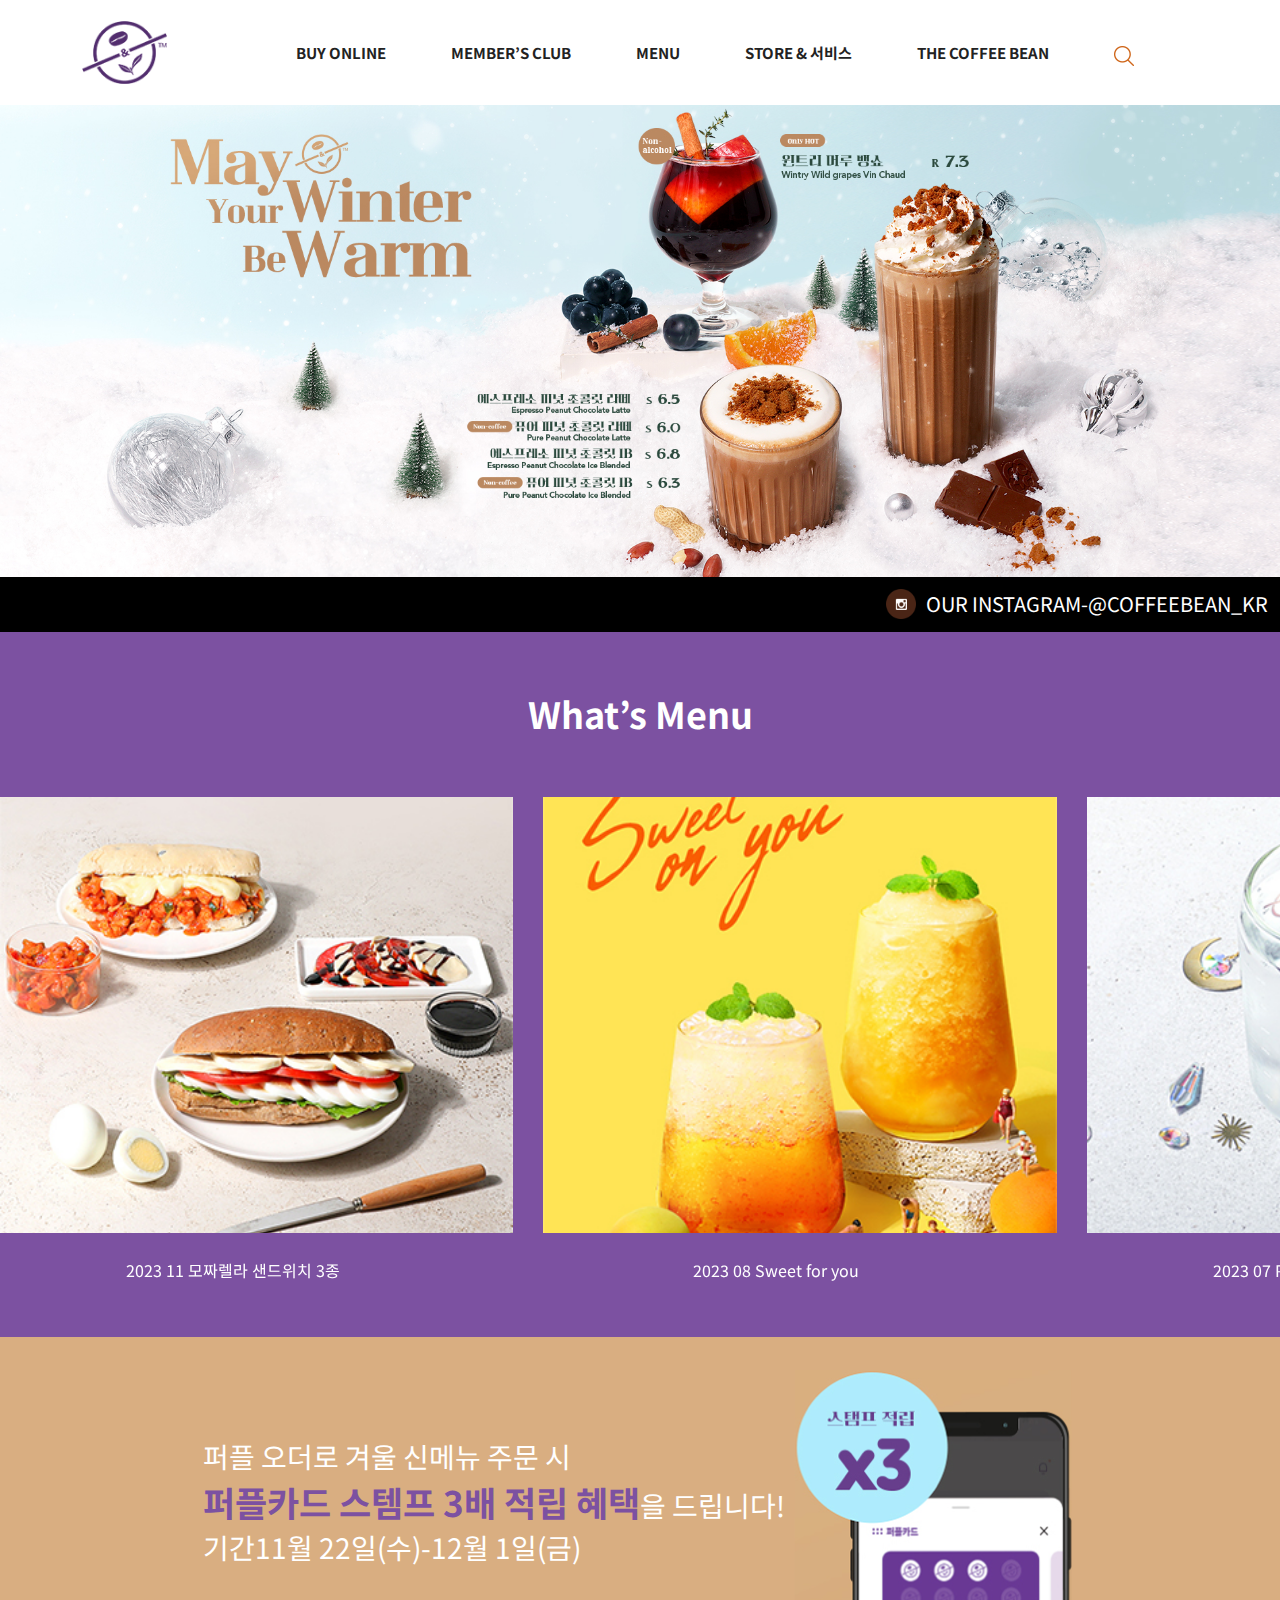
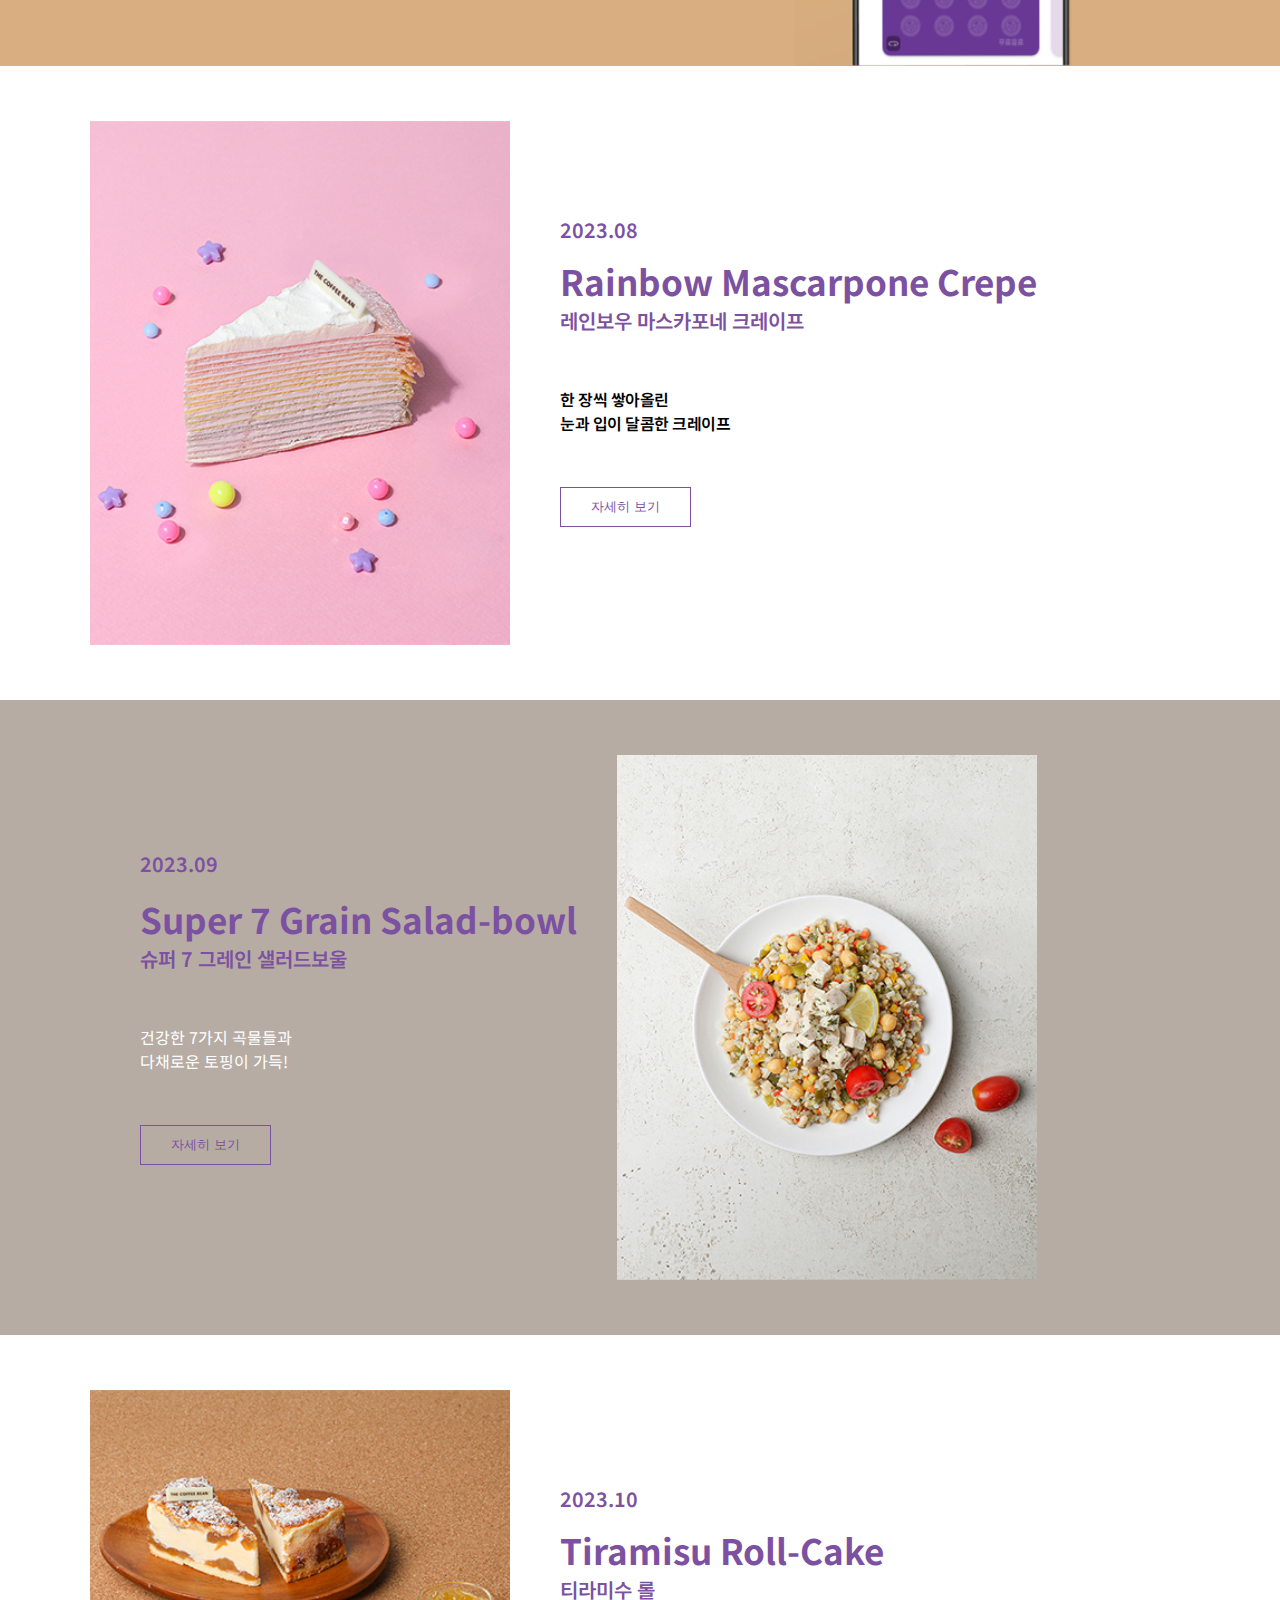
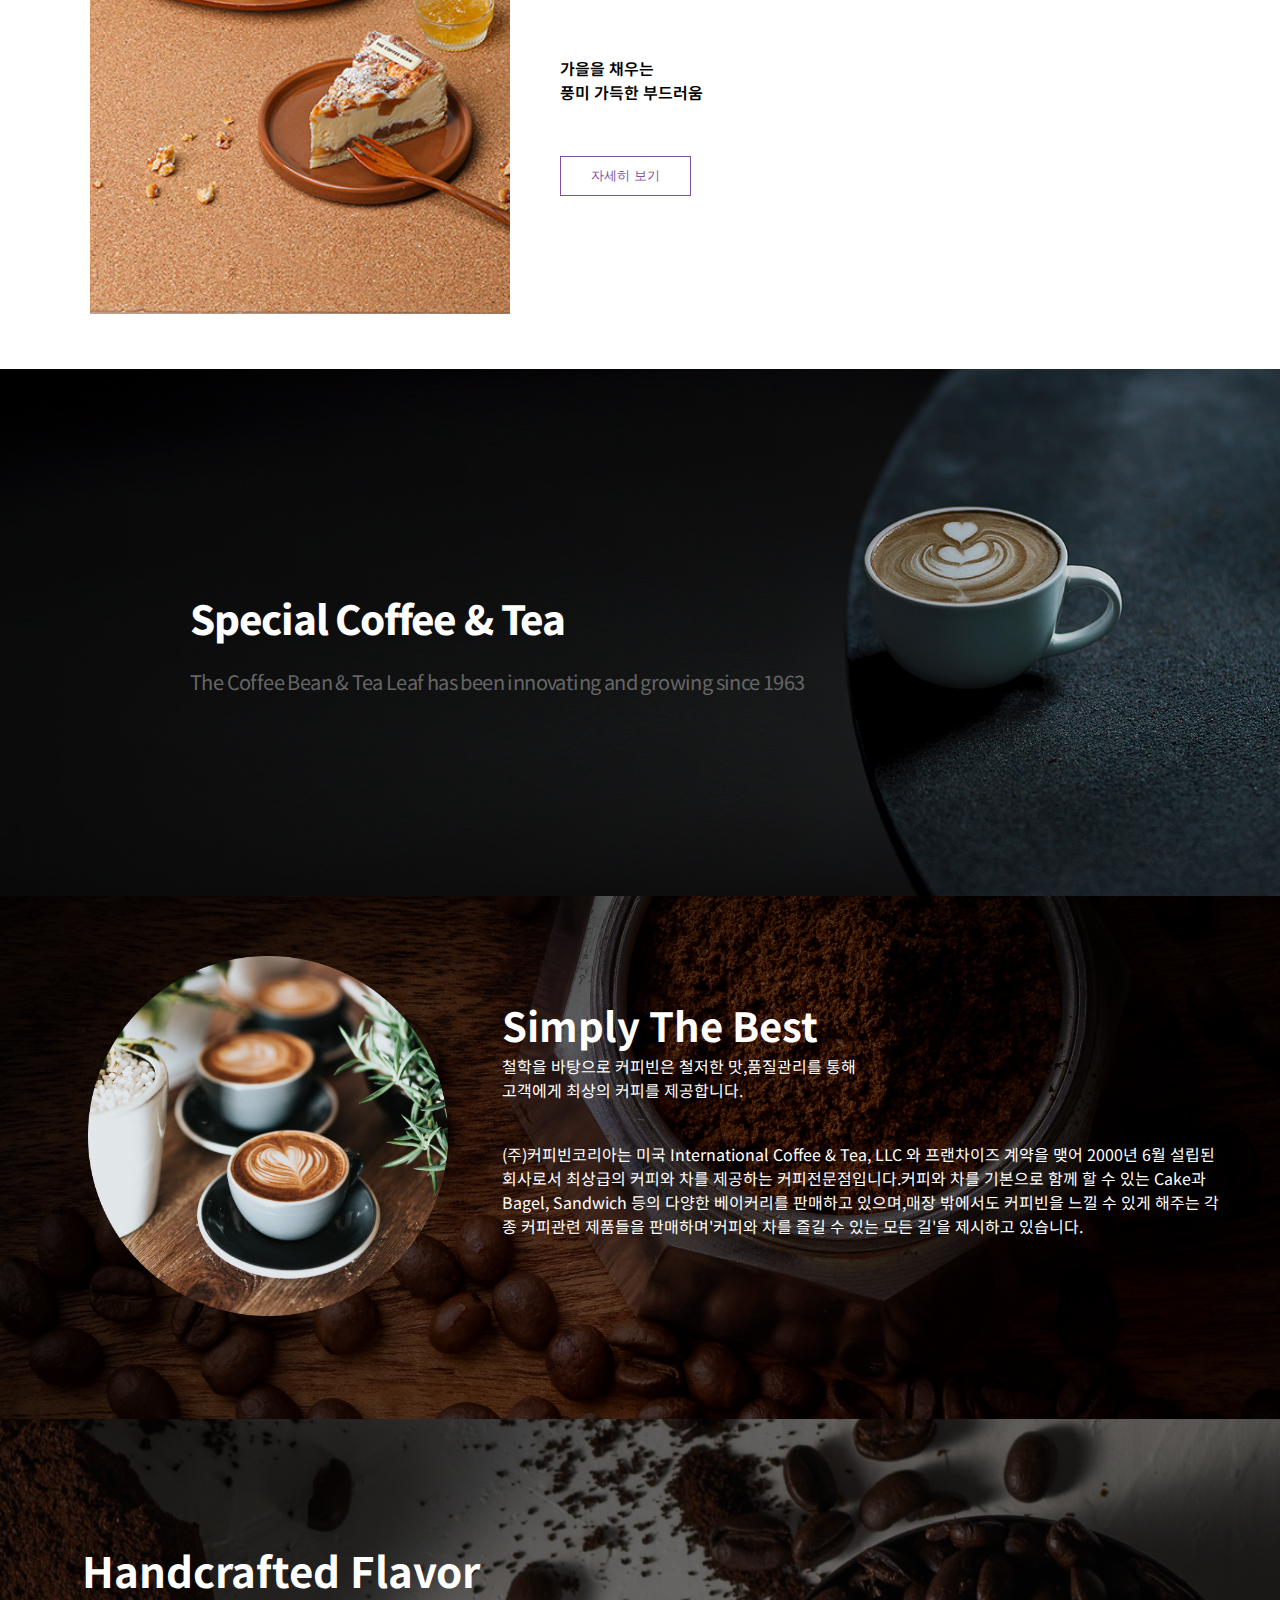
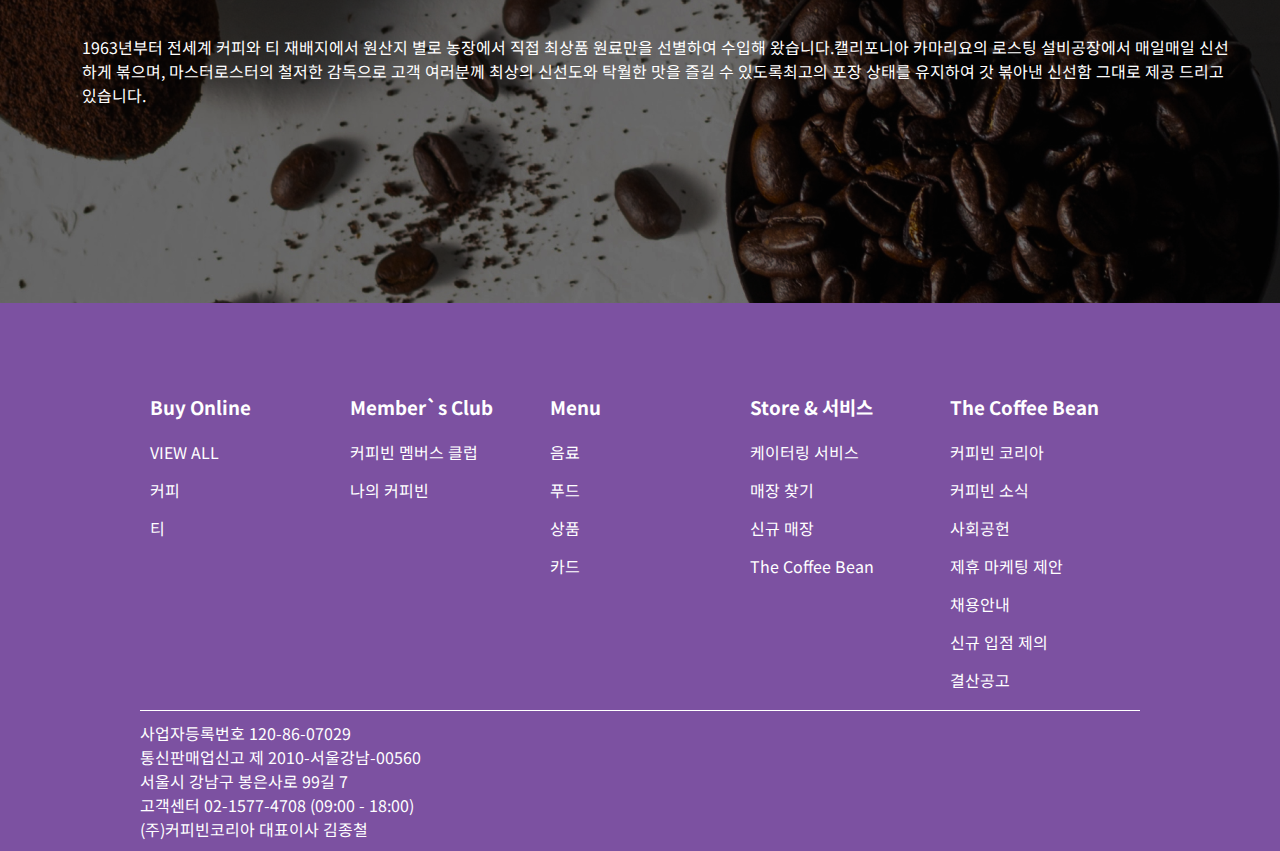
<file: index.html>
<!DOCTYPE html>
<html lang="en">
<head>
    <meta charset="UTF-8">
    <meta name="viewport" content="width=device-width, initial-scale=1.0">
    <title>커피빈 공식 웹사이트</title>
    <link rel="stylesheet" href="./css/reset.css">
    <link rel="stylesheet" href="./css/style.css">
    <link rel="stylesheet" href="https://unpkg.com/aos@next/dist/aos.css" /> 
    <link rel="stylesheet" href="https://cdn.jsdelivr.net/npm/swiper@11/swiper-bundle.min.css" />


    
    <script src="./js/jquery-1.12.4.js" defer></script>
    <script src="https://unpkg.com/aos@next/dist/aos.js"></script> 

    <script src="https://cdn.jsdelivr.net/npm/swiper@11/swiper-bundle.min.js"></script>

    <script src="./js/fullpage.js" defer></script>
    <script src="./js/script.js" defer></script>
</head>
<body>
    <div id="wrap">
        <div class="header">
            <h1 class="logo">
                <a href="index.html"><img src="./img/logo_93_69.png" alt=""></a></h1>
            <ul>
                <li class="buy"><a href="buy.html">BUY ONLINE</a></li>
                <li class="member"><a href="members.html">MEMBER’S CLUB</a></li>
                <li class="menu"><a href="menu.html">MENU</a></li>
                <li class="store"><a href="store.html">STORE & 서비스</a></li>
                <li class="the_coffee"><a href="about.html">THE COFFEE BEAN</a></li>
            </ul>
            <div class="search">
                <img src="./img/ico_search 1.png" alt="">
            </div>
         <!-- 모바일 -->
            <li>
                <a class="menu-btn-mobile">
                    <span></span><span></span><span></span>
                    </a>      
            </li>
        </div>
            
        
        <div class="menu-box-mobile">
            <ul>
                <li class="buy"><a href="buy.html">BUY ONLINE</a></li>
                <li class="member"><a href="members.html">MEMBER’S CLUB</a></li>
                <li class="menu"><a href="menu.html">MENU</a></li>
                <li class="store"><a href="store.html">STORE & 서비스</a></li>
                <li class="the_coffee"><a href="about.html">THE COFFEE BEAN</a></li>
            </ul>
            <div class="dimmed"></div>
        </div>

        <div class="banner">
        </div>
        <div class="insta_box">
            <div class="insta">
                <img src="./img/ico_instagram.png" class="btn" alt="">
            </div>
            <ul>
                <li><a href="https://www.instagram.com/coffeebean_kr/" target="_blank">OUR INSTAGRAM-@COFFEEBEAN_KR</a></li>
            </ul>
        </div>

        <div class="what_menu">
            <h2>What’s Menu</h2>
            <div class="swiper mySwiper">
                <div class="slide_wrap swiper-wrapper">
                    <div class="slide swiper-slide">
                        <img src="./img/1.jpg" alt="">
                        <p>2023 11 모짜렐라 샌드위치 3종</p>
                    </div>
                    <div class="slide swiper-slide">
                        <img src="./img/2.jpg" alt="">
                        <p>2023 08 Sweet for you</p>
                    </div>
                    <div class="slide swiper-slide">
                        <img src="./img/3.jpg" alt="">
                        <p>2023 07 Purple Season 2 MD </p>
                    </div>
                    <div class="slide swiper-slide">
                        <img src="./img/1.jpg" alt="">
                        <p>2023 11 모짜렐라 샌드위치 3종</p>
                    </div>
                    <div class="slide swiper-slide">
                        <img src="./img/2.jpg" alt="">
                        <p>2023 08 Sweet for you</p>
                    </div>
                    <div class="slide swiper-slide">
                        <img src="./img/3.jpg" alt="">
                        <p>2023 07 Purple Season 2 MD </p>
                    </div>

                </div> 
                <!-- <div class="swiper-button-next"></div>
                <div class="swiper-button-prev"></div> -->
               
            </div>
        </div>

        <div class="purple_order">
            <div class="po-txt">
                <div class="po-txt-inner1">
                    <p>퍼플 오더로 겨울 신메뉴 주문 시<br></p>
                    <div class="txt">
                        <h3>퍼플카드 스템프 3배 적립 혜택</h3><p>을 드립니다!</p>    
                    </div>
                </div>
                <div class="po-txt-inner2">
                    <p>기간</p>
                    <p>11월 22일(수)-12월 1일(금)</p>
                </div>    
            </div>
            <div class="po">
                <img src="./img/Rectangle 6.png" alt="">
            </div>
        </div>
        
        <!--1번째 box-->
        <div class="box_new1">
            <div class="box_wrap">
                <div class="image_area"><img src="./img/PC_B_391.jpg" alt=""></div>
                <div class="info_areas">
                    <div class="box-txt1">
                        <span>2023.08</span>
                        <h2>Rainbow Mascarpone Crepe</h2>
                        <p class="title">레인보우 마스카포네 크레이프</p>
                        <p class="desc">한 장씩 쌓아올린<br>
                            눈과 입이 달콤한 크레이프</p>
                        <button class="detail-btn">자세히 보기</button>
                    </div>
                </div>
            </div>
        </div>
        <!--//box-->

        <!-- 2번째 박스 -->
        <div class="box2_n">
            <div class="box_wrap">
                <div class="info_area">
                    <div class="box-txt2">
                        <span>2023.09</span>
                            <h2> Super 7 Grain Salad-bowl</h2>
                            </div>
                            <p class="title">슈퍼 7 그레인 샐러드보울</p>
                             <p>건강한 7가지 곡물들과<br>
                                다채로운 토핑이 가득!</p>
                            <button class="detail-btn">자세히 보기</button>
                        </div>
                        <div class="image_area"><img src="./img/PC_B_397.jpg" alt=""></div>
                    </div>
                </div>
             </div>
         </div>

         <!-- 2번째박스 모바일 -->
         <div class="box2_n_m">
            <div class="box_wrap">
                <div class="info_area">
                    <div class="image_area"><img src="./img/PC_B_397.jpg" alt=""></div>
                </div>
                    <div class="box-txt2">
                        <span>2023.09</span>
                            <h2> Super 7 Grain Salad-bowl</h2>
                            </div>
                            <p class="title">슈퍼 7 그레인 샐러드보울</p>
                             <p>건강한 7가지 곡물들과<br>
                                다채로운 토핑이 가득!</p>
                            <button class="detail-btn">자세히 보기</button>
                        </div>
                
                </div>
             </div>
         </div>


         <!-- 3번째 박스 -->
         
         <div class="box_new1">
            <div class="box_wrap">
                <div class="image_area"><img src="./img/PC_B_393.jpg" alt=""></div>
                <div class="info_areas">
                    <div class="box-txt1">
                        <span>2023.10</span>
                        <h2>Tiramisu Roll-Cake</h2>
                        <p class="title">티라미수 롤</p>
                        <p>가을을 채우는<br>풍미 가득한 부드러움</p>
                        <button class="detail-btn">자세히 보기</button>
                    </div>
                </div>
            </div>
        </div>


            <div class="banner2 bg_fullwidth">
                <div class="wrap">
                    <h3 class="banner_title">Special Coffee & Tea</h3>
                    <p class="banner_desc">The Coffee Bean & Tea Leaf has been innovating and growing since 1963</p>
                </div>
            </div>

            <div class="banner3">
                <div class="bannerco">
                    <div class="banner3_img"><img src="./img/Ellipse5.png" alt=""></div>
                    <div class="banner-txt1">
                        <div class="txt">
                            <h2>Simply The Best </h2>
                            <div class="txt2">철학을 바탕으로 커피빈은 철저한 맛,품질관리를 통해<br> 고객에게 최상의 커피를 제공합니다. </div>
                            <div class="txt1">
                                <p>(주)커피빈코리아는 미국 International Coffee & Tea, LLC 와 프랜차이즈 계약을 맺어 2000년 6월 설립된 회사로서 최상급의 커피와 차를 제공하는 커피전문점입니다.커피와 차를 기본으로 함께 할 수 있는 Cake과 Bagel, Sandwich 등의 다양한 베이커리를 판매하고 있으며,매장 밖에서도 커피빈을 느낄 수 있게 해주는 각종 커피관련 제품들을 판매하며'커피와 차를 즐길 수 있는 모든 길'을 제시하고 있습니다.</p>
                            </div>
                        </div>
                        <div class="dimmed"></div>
                    </div>
                </div>
            </div>

            <div class="banner4">
                <div class="banner4-box">
                    <div class="dimmed"> </div>
                    <div class="banner4-txt">
                        <h1>Handcrafted Flavor</h1>
                    </div>
                    <div class="banner4-txt2">
                        <p>1963년부터 전세계 커피와 티 재배지에서 원산지 별로 농장에서 직접 최상품 원료만을 선별하여 수입해 왔습니다.캘리포니아 카마리요의 로스팅 설비공장에서 매일매일 신선하게 볶으며, 마스터로스터의 철저한 감독으로 고객 여러분께 최상의 신선도와 탁월한 맛을 즐길 수 있도록최고의 포장 상태를 유지하여 갓 볶아낸 신선함 그대로 제공 드리고 있습니다.</p>
                    </div>
                </div>
            </div>
        </div>

        <footer>
            <div class="ff">
                <div class="f_in">
                    <h3>Buy Online</h3>
                    <ul>
                        <li>VIEW ALL</li>
                        <li>커피</li>
                        <li>티</li>
                    </ul>
                </div>
                <div class="f_in">
                    <h3>Member`s Club</h3>
                    <ul>
                        <li><a href="none"></a>커피빈 멤버스 클럽</li>
                        <li><a href="none"></a>나의 커피빈</li>
                    </ul>
                </div>
                <div class="f_in">
                    <h3>Menu</h3>
                    <ul>
                        <li><a href="#none"></a>음료</li>
                        <li><a href="#none"></a>푸드</li>
                        <li><a href="#none"></a>상품</li>
                        <li><a href="#none"></a>카드</li>
                    </ul>
                </div>
                <div class="f_in">
                    <h3>Store & 서비스</h3>
                    <ul>
                        <li><a href="#none"></a>케이터링 서비스 </li>
                        <li><a href="#none"></a>매장 찾기</li>
                        <li><a href="#none"></a>신규 매장</li>
                        <li><a href="#none"></a>The Coffee Bean</li>
                    </ul>
                </div>
                <div class="f_in">
                    <h3>The Coffee Bean</h3>
                    <ul>
                        <li><a href="#none"></a>커피빈 코리아</li>
                        <li><a href="#none"></a>커피빈 소식</li>
                        <li><a href="#none"></a>사회공헌</li>
                        <li><a href="#none"></a>제휴 마케팅 제안</li>
                        <li><a href="#none"></a>채용안내</li>
                        <li><a href="#none"></a>신규 입점 제의</li>
                        <li><a href="#none"></a>결산공고</li>
                    </ul>
                </div>
            </div>
            <div class="f_in2">
                <div class="f_dis">
                    <div class="f-box">
                        <p>사업자등록번호 120-86-07029</p>
                        <p> 통신판매업신고 제 2010-서울강남-00560</p>
                    </div>
                    <div class="f-box">
                        <p>서울시 강남구 봉은사로 99길 7</p>
                        <p>고객센터 02-1577-4708 (09:00 - 18:00)</p>
                    </div>
                    <div class="f-box">
                        <p>(주)커피빈코리아 대표이사 김종철</p>
                    </div>
                </div>
            </div>
        </footer>
    </div>
</body>
</html>

<script> 
    // 4.스크립트로 aos 실행시키기
    AOS.init(); 
</script>
</file>
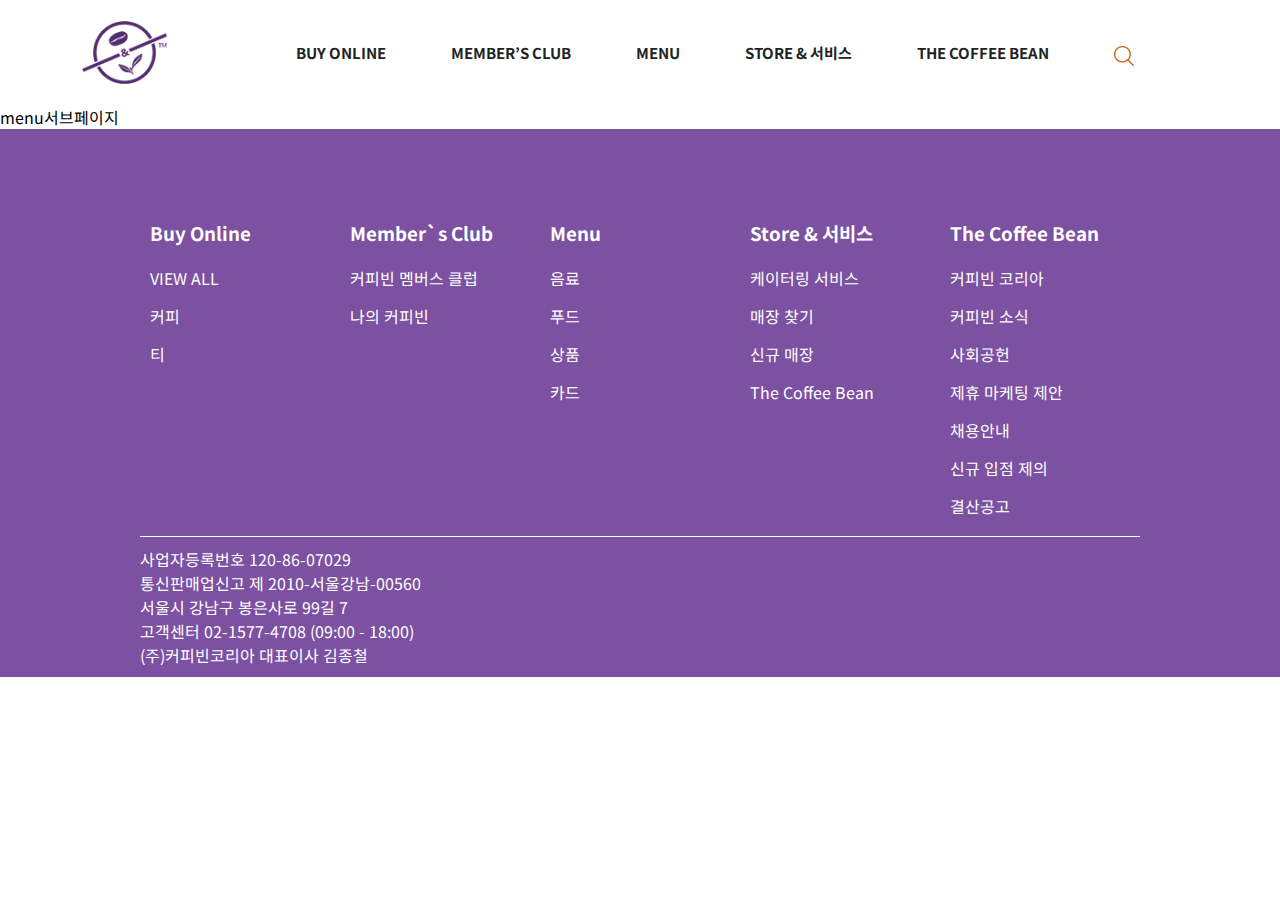
<file: about.html>
<!DOCTYPE html>
<html lang="en">
<head>
    <meta charset="UTF-8">
    <meta name="viewport" content="width=device-width, initial-scale=1.0">
    <title>커피빈 공식 웹사이트</title>
    <link rel="stylesheet" href="./css/reset.css">
    <link rel="stylesheet" href="./css/style.css">
    <link rel="stylesheet" href="https://unpkg.com/aos@next/dist/aos.css" /> 
    <link rel="stylesheet" href="https://cdn.jsdelivr.net/npm/swiper@11/swiper-bundle.min.css" />


    
    <script src="./js/jquery-1.12.4.js" defer></script>
    <script src="https://unpkg.com/aos@next/dist/aos.js"></script> 

    <script src="https://cdn.jsdelivr.net/npm/swiper@11/swiper-bundle.min.js"></script>

    <script src="./js/fullpage.js" defer></script>
    <script src="./js/script.js" defer></script>
</head>
<body>
    <div id="wrap">
        <div class="header">
            <h1 class="logo">
                <a href="index.html"><img src="./img/logo_93_69.png" alt=""></a></h1>
            <ul>
                <li class="buy"><a href="buy.html">BUY ONLINE</a></li>
                <li class="member"><a href="members.html">MEMBER’S CLUB</a></li>
                <li class="menu"><a href="menu.html">MENU</a></li>
                <li class="store"><a href="store.html">STORE & 서비스</a></li>
                <li class="the_coffee"><a href="about.html">THE COFFEE BEAN</a></li>
            </ul>
            <div class="search">
                <img src="./img/ico_search 1.png" alt="">
            </div>
         <!-- 모바일 -->
            <li>
                <a class="menu-btn-mobile">
                    <span></span><span></span><span></span>
                    </a>      
            </li>
        </div>
            
        
        <div class="menu-box-mobile">
            <ul>
                <li class="buy"><a href="buy.html">BUY ONLINE</a></li>
                <li class="member"><a href="members.html">MEMBER’S CLUB</a></li>
                <li class="menu"><a href="menu.html">MENU</a></li>
                <li class="store"><a href="store.html">STORE & 서비스</a></li>
                <li class="the_coffee"><a href="about.html">THE COFFEE BEAN</a></li>
            </ul>
            <div class="dimmed"></div>
        </div>

        
        <!--본문내용-->
        <div>
            menu서브페이지
        </div>
        <!--//본문내용-->

        <footer>
            <div class="ff">
                <div class="f_in">
                    <h3>Buy Online</h3>
                    <ul>
                        <li>VIEW ALL</li>
                        <li>커피</li>
                        <li>티</li>
                    </ul>
                </div>
                <div class="f_in">
                    <h3>Member`s Club</h3>
                    <ul>
                        <li><a href="none"></a>커피빈 멤버스 클럽</li>
                        <li><a href="none"></a>나의 커피빈</li>
                    </ul>
                </div>
                <div class="f_in">
                    <h3>Menu</h3>
                    <ul>
                        <li><a href="#none"></a>음료</li>
                        <li><a href="#none"></a>푸드</li>
                        <li><a href="#none"></a>상품</li>
                        <li><a href="#none"></a>카드</li>
                    </ul>
                </div>
                <div class="f_in">
                    <h3>Store & 서비스</h3>
                    <ul>
                        <li><a href="#none"></a>케이터링 서비스 </li>
                        <li><a href="#none"></a>매장 찾기</li>
                        <li><a href="#none"></a>신규 매장</li>
                        <li><a href="#none"></a>The Coffee Bean</li>
                    </ul>
                </div>
                <div class="f_in">
                    <h3>The Coffee Bean</h3>
                    <ul>
                        <li><a href="#none"></a>커피빈 코리아</li>
                        <li><a href="#none"></a>커피빈 소식</li>
                        <li><a href="#none"></a>사회공헌</li>
                        <li><a href="#none"></a>제휴 마케팅 제안</li>
                        <li><a href="#none"></a>채용안내</li>
                        <li><a href="#none"></a>신규 입점 제의</li>
                        <li><a href="#none"></a>결산공고</li>
                    </ul>
                </div>
            </div>
            <div class="f_in2">
                <div class="f_dis">
                    <div class="f-box">
                        <p>사업자등록번호 120-86-07029</p>
                        <p> 통신판매업신고 제 2010-서울강남-00560</p>
                    </div>
                    <div class="f-box">
                        <p>서울시 강남구 봉은사로 99길 7</p>
                        <p>고객센터 02-1577-4708 (09:00 - 18:00)</p>
                    </div>
                    <div class="f-box">
                        <p>(주)커피빈코리아 대표이사 김종철</p>
                    </div>
                </div>
            </div>
        </footer>
    </div>
</body>
</html>

<script> 
    // 4.스크립트로 aos 실행시키기
    AOS.init(); 
</script>
</file>
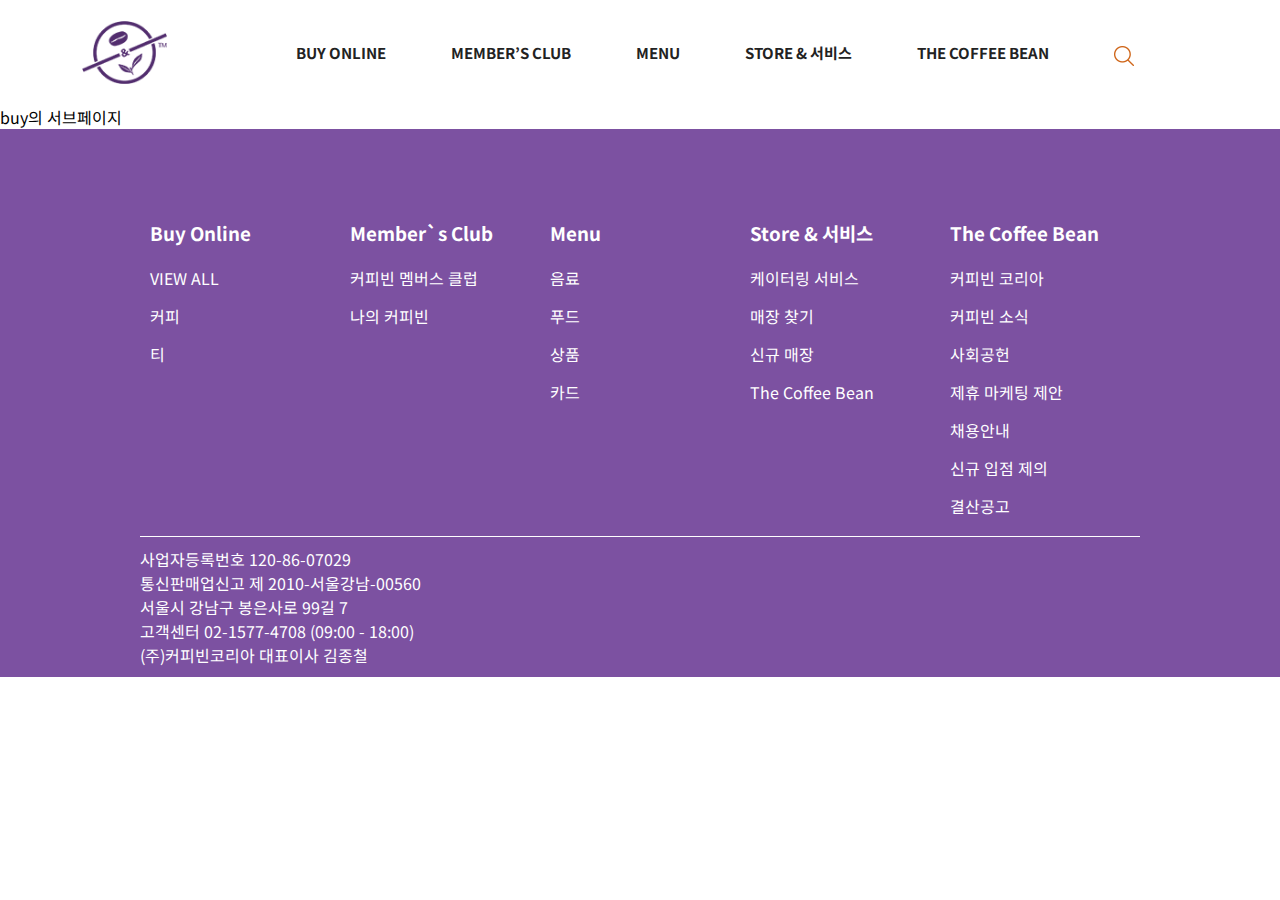
<file: buy.html>
<!DOCTYPE html>
<html lang="en">
    <head>
        <meta charset="UTF-8">
        <meta name="viewport" content="width=device-width, initial-scale=1.0">
        <title>커피빈 공식 웹사이트</title>
        <link rel="stylesheet" href="./css/reset.css">
        <link rel="stylesheet" href="./css/style.css">
        <link rel="stylesheet" href="https://unpkg.com/aos@next/dist/aos.css" /> 
        <link rel="stylesheet" href="https://cdn.jsdelivr.net/npm/swiper@11/swiper-bundle.min.css" />
    
    
        
        <script src="./js/jquery-1.12.4.js" defer></script>
        <script src="https://unpkg.com/aos@next/dist/aos.js"></script> 
    
        <script src="https://cdn.jsdelivr.net/npm/swiper@11/swiper-bundle.min.js"></script>
    
        <script src="./js/fullpage.js" defer></script>
        <script src="./js/script.js" defer></script>
    </head>
    <body>
        <div id="wrap">
            <div class="header">
                <h1 class="logo">
                    <a href="index.html"><img src="./img/logo_93_69.png" alt=""></a></h1>
                <ul>
                    <li class="buy"><a href="buy.html">BUY ONLINE</a></li>
                    <li class="member"><a href="members.html">MEMBER’S CLUB</a></li>
                    <li class="menu"><a href="menu.html">MENU</a></li>
                    <li class="store"><a href="store.html">STORE & 서비스</a></li>
                    <li class="the_coffee"><a href="about.html">THE COFFEE BEAN</a></li>
                </ul>
                <div class="search">
                    <img src="./img/ico_search 1.png" alt="">
                </div>
             <!-- 모바일 -->
                <li>
                    <a class="menu-btn-mobile">
                        <span></span><span></span><span></span>
                        </a>      
                </li>
            </div>
                
            
            <div class="menu-box-mobile">
                <ul>
                    <li class="buy"><a href="buy.html">BUY ONLINE</a></li>
                    <li class="member"><a href="members.html">MEMBER’S CLUB</a></li>
                    <li class="menu"><a href="menu.html">MENU</a></li>
                    <li class="store"><a href="store.html">STORE & 서비스</a></li>
                    <li class="the_coffee"><a href="about.html">THE COFFEE BEAN</a></li>
                </ul>
                <div class="dimmed"></div>
            </div>
            
        <!--본문내용-->
        <div>
        buy의 서브페이지
        </div>
        <!--//본문내용-->

        <footer>
            <div class="ff">
                <div class="f_in">
                    <h3>Buy Online</h3>
                    <ul>
                        <li>VIEW ALL</li>
                        <li>커피</li>
                        <li>티</li>
                    </ul>
                </div>
                <div class="f_in">
                    <h3>Member`s Club</h3>
                    <ul>
                        <li><a href="none"></a>커피빈 멤버스 클럽</li>
                        <li><a href="none"></a>나의 커피빈</li>
                    </ul>
                </div>
                <div class="f_in">
                    <h3>Menu</h3>
                    <ul>
                        <li><a href="#none"></a>음료</li>
                        <li><a href="#none"></a>푸드</li>
                        <li><a href="#none"></a>상품</li>
                        <li><a href="#none"></a>카드</li>
                    </ul>
                </div>
                <div class="f_in">
                    <h3>Store & 서비스</h3>
                    <ul>
                        <li><a href="#none"></a>케이터링 서비스 </li>
                        <li><a href="#none"></a>매장 찾기</li>
                        <li><a href="#none"></a>신규 매장</li>
                        <li><a href="#none"></a>The Coffee Bean</li>
                    </ul>
                </div>
                <div class="f_in">
                    <h3>The Coffee Bean</h3>
                    <ul>
                        <li><a href="#none"></a>커피빈 코리아</li>
                        <li><a href="#none"></a>커피빈 소식</li>
                        <li><a href="#none"></a>사회공헌</li>
                        <li><a href="#none"></a>제휴 마케팅 제안</li>
                        <li><a href="#none"></a>채용안내</li>
                        <li><a href="#none"></a>신규 입점 제의</li>
                        <li><a href="#none"></a>결산공고</li>
                    </ul>
                </div>
            </div>
            <div class="f_in2">
                <div class="f_dis">
                    <div class="f-box">
                        <p>사업자등록번호 120-86-07029</p>
                        <p> 통신판매업신고 제 2010-서울강남-00560</p>
                    </div>
                    <div class="f-box">
                        <p>서울시 강남구 봉은사로 99길 7</p>
                        <p>고객센터 02-1577-4708 (09:00 - 18:00)</p>
                    </div>
                    <div class="f-box">
                        <p>(주)커피빈코리아 대표이사 김종철</p>
                    </div>
                </div>
            </div>
        </footer>
    </div>
</body>
</html>

<script> 
    // 4.스크립트로 aos 실행시키기
    AOS.init(); 
</script>
</file>
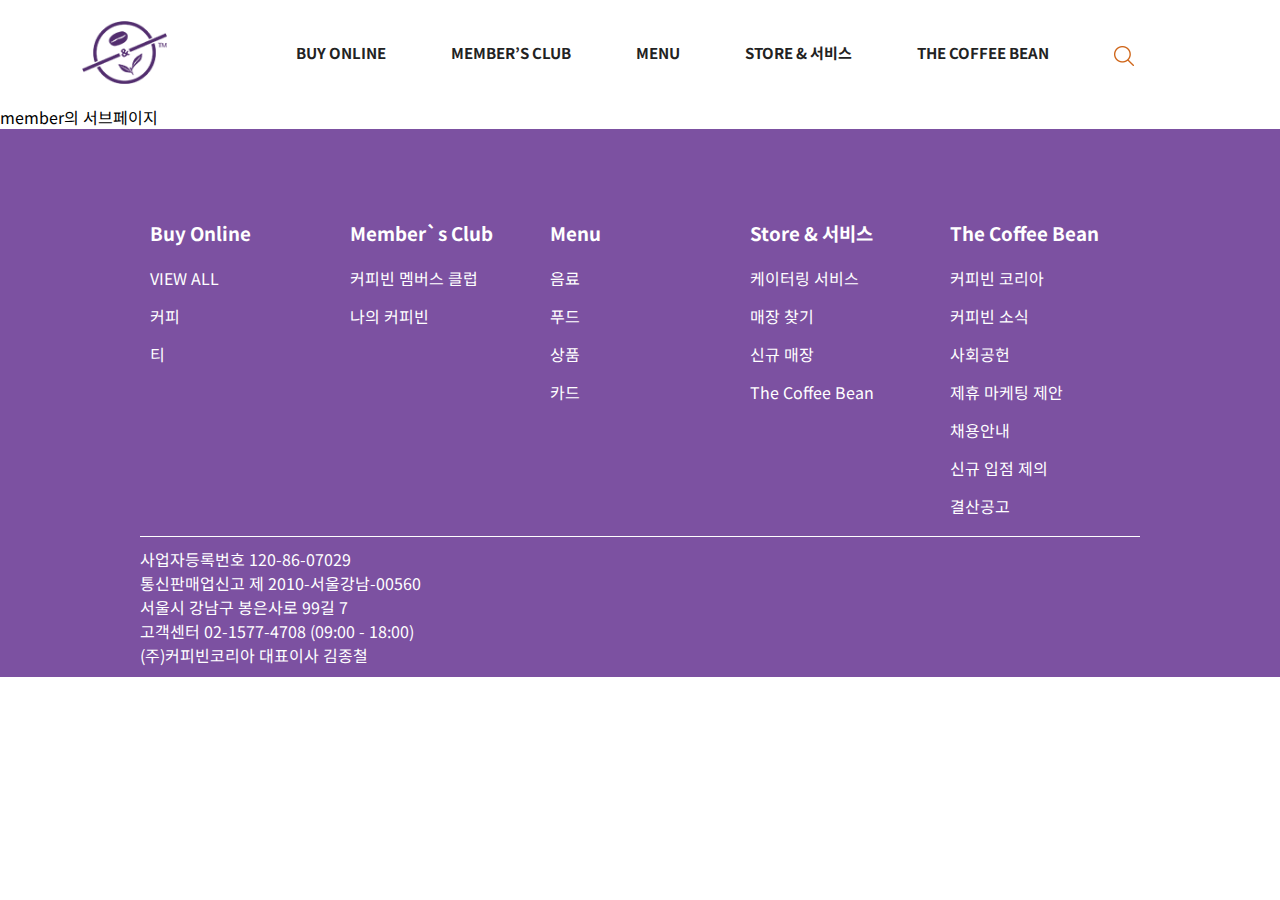
<file: members.html>
<!DOCTYPE html>
<html lang="en">
<head>
    <meta charset="UTF-8">
    <meta name="viewport" content="width=device-width, initial-scale=1.0">
    <title>커피빈 공식 웹사이트</title>
    <link rel="stylesheet" href="./css/reset.css">
    <link rel="stylesheet" href="./css/style.css">
    <link rel="stylesheet" href="https://unpkg.com/aos@next/dist/aos.css" /> 
    <link rel="stylesheet" href="https://cdn.jsdelivr.net/npm/swiper@11/swiper-bundle.min.css" />


    
    <script src="./js/jquery-1.12.4.js" defer></script>
    <script src="https://unpkg.com/aos@next/dist/aos.js"></script> 

    <script src="https://cdn.jsdelivr.net/npm/swiper@11/swiper-bundle.min.js"></script>

    <script src="./js/fullpage.js" defer></script>
    <script src="./js/script.js" defer></script>
</head>
<body>
    <div id="wrap">
        <div class="header">
            <h1 class="logo">
                <a href="index.html"><img src="./img/logo_93_69.png" alt=""></a></h1>
            <ul>
                <li class="buy"><a href="buy.html">BUY ONLINE</a></li>
                <li class="member"><a href="members.html">MEMBER’S CLUB</a></li>
                <li class="menu"><a href="menu.html">MENU</a></li>
                <li class="store"><a href="store.html">STORE & 서비스</a></li>
                <li class="the_coffee"><a href="about.html">THE COFFEE BEAN</a></li>
            </ul>
            <div class="search">
                <img src="./img/ico_search 1.png" alt="">
            </div>
         <!-- 모바일 -->
            <li>
                <a class="menu-btn-mobile">
                    <span></span><span></span><span></span>
                    </a>      
            </li>
        </div>
            
        
        <div class="menu-box-mobile">
            <ul>
                <li class="buy"><a href="buy.html">BUY ONLINE</a></li>
                <li class="member"><a href="members.html">MEMBER’S CLUB</a></li>
                <li class="menu"><a href="menu.html">MENU</a></li>
                <li class="store"><a href="store.html">STORE & 서비스</a></li>
                <li class="the_coffee"><a href="about.html">THE COFFEE BEAN</a></li>
            </ul>
            <div class="dimmed"></div>
        </div>
        <!--본문내용-->
        <div>
        member의 서브페이지
        </div>
        <!--//본문내용-->

        <footer>
            <div class="ff">
                <div class="f_in">
                    <h3>Buy Online</h3>
                    <ul>
                        <li>VIEW ALL</li>
                        <li>커피</li>
                        <li>티</li>
                    </ul>
                </div>
                <div class="f_in">
                    <h3>Member`s Club</h3>
                    <ul>
                        <li><a href="none"></a>커피빈 멤버스 클럽</li>
                        <li><a href="none"></a>나의 커피빈</li>
                    </ul>
                </div>
                <div class="f_in">
                    <h3>Menu</h3>
                    <ul>
                        <li><a href="#none"></a>음료</li>
                        <li><a href="#none"></a>푸드</li>
                        <li><a href="#none"></a>상품</li>
                        <li><a href="#none"></a>카드</li>
                    </ul>
                </div>
                <div class="f_in">
                    <h3>Store & 서비스</h3>
                    <ul>
                        <li><a href="#none"></a>케이터링 서비스 </li>
                        <li><a href="#none"></a>매장 찾기</li>
                        <li><a href="#none"></a>신규 매장</li>
                        <li><a href="#none"></a>The Coffee Bean</li>
                    </ul>
                </div>
                <div class="f_in">
                    <h3>The Coffee Bean</h3>
                    <ul>
                        <li><a href="#none"></a>커피빈 코리아</li>
                        <li><a href="#none"></a>커피빈 소식</li>
                        <li><a href="#none"></a>사회공헌</li>
                        <li><a href="#none"></a>제휴 마케팅 제안</li>
                        <li><a href="#none"></a>채용안내</li>
                        <li><a href="#none"></a>신규 입점 제의</li>
                        <li><a href="#none"></a>결산공고</li>
                    </ul>
                </div>
            </div>
            <div class="f_in2">
                <div class="f_dis">
                    <div class="f-box">
                        <p>사업자등록번호 120-86-07029</p>
                        <p> 통신판매업신고 제 2010-서울강남-00560</p>
                    </div>
                    <div class="f-box">
                        <p>서울시 강남구 봉은사로 99길 7</p>
                        <p>고객센터 02-1577-4708 (09:00 - 18:00)</p>
                    </div>
                    <div class="f-box">
                        <p>(주)커피빈코리아 대표이사 김종철</p>
                    </div>
                </div>
            </div>
        </footer>
    </div>
</body>
</html>

<script> 
    // 4.스크립트로 aos 실행시키기
    AOS.init(); 
</script>
</file>
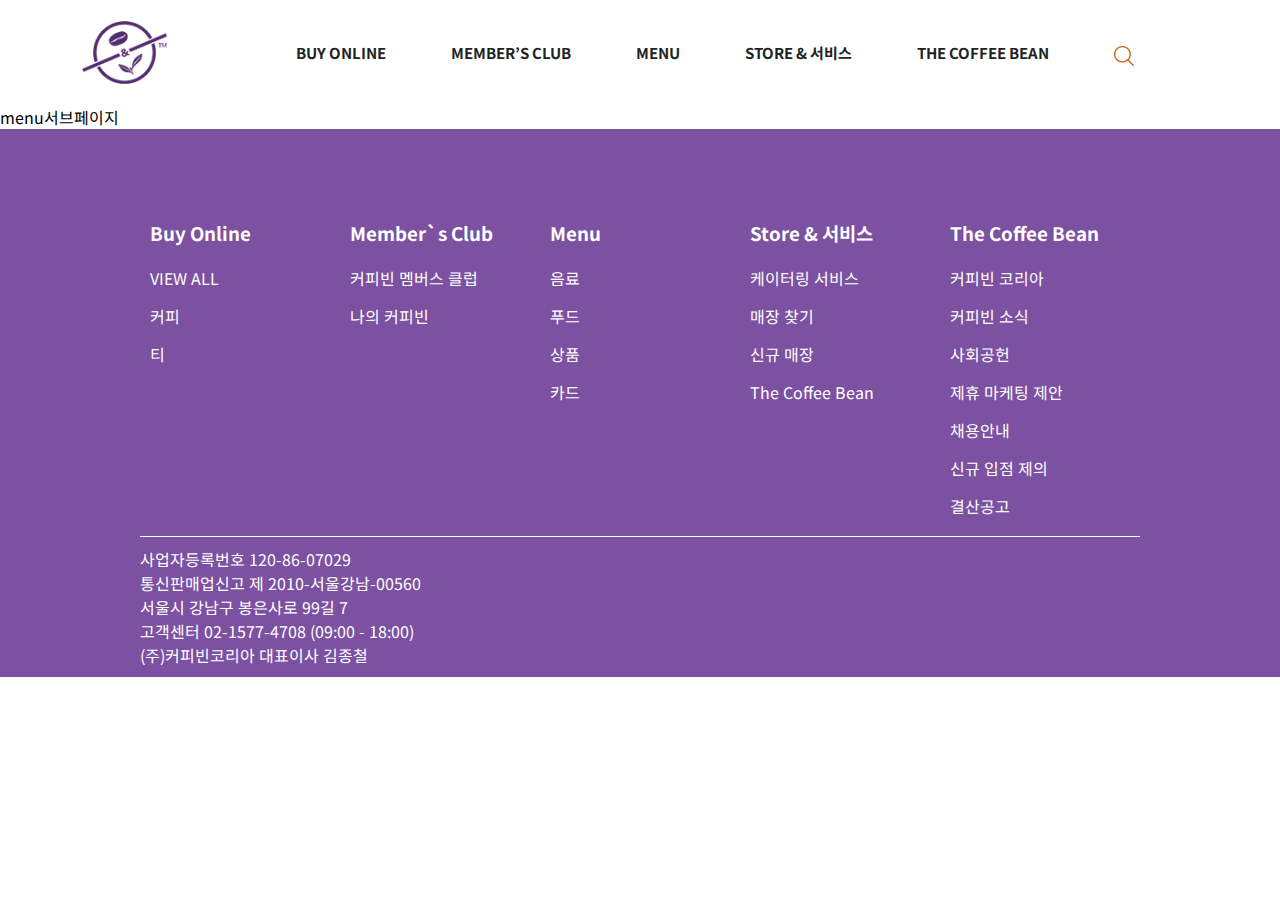
<file: menu.html>
<!DOCTYPE html>
<html lang="en">
<head>
    <meta charset="UTF-8">
    <meta name="viewport" content="width=device-width, initial-scale=1.0">
    <title>커피빈 공식 웹사이트</title>
    <link rel="stylesheet" href="./css/reset.css">
    <link rel="stylesheet" href="./css/style.css">
    <link rel="stylesheet" href="https://unpkg.com/aos@next/dist/aos.css" /> 
    <link rel="stylesheet" href="https://cdn.jsdelivr.net/npm/swiper@11/swiper-bundle.min.css" />


    
    <script src="./js/jquery-1.12.4.js" defer></script>
    <script src="https://unpkg.com/aos@next/dist/aos.js"></script> 

    <script src="https://cdn.jsdelivr.net/npm/swiper@11/swiper-bundle.min.js"></script>

    <script src="./js/fullpage.js" defer></script>
    <script src="./js/script.js" defer></script>
</head>
<body>
    <div id="wrap">
        <div class="header">
            <h1 class="logo">
                <a href="index.html"><img src="./img/logo_93_69.png" alt=""></a></h1>
            <ul>
                <li class="buy"><a href="buy.html">BUY ONLINE</a></li>
                <li class="member"><a href="members.html">MEMBER’S CLUB</a></li>
                <li class="menu"><a href="menu.html">MENU</a></li>
                <li class="store"><a href="store.html">STORE & 서비스</a></li>
                <li class="the_coffee"><a href="about.html">THE COFFEE BEAN</a></li>
            </ul>
            <div class="search">
                <img src="./img/ico_search 1.png" alt="">
            </div>
         <!-- 모바일 -->
            <li>
                <a class="menu-btn-mobile">
                    <span></span><span></span><span></span>
                    </a>      
            </li>
        </div>
            
        
        <div class="menu-box-mobile">
            <ul>
                <li class="buy"><a href="buy.html">BUY ONLINE</a></li>
                <li class="member"><a href="members.html">MEMBER’S CLUB</a></li>
                <li class="menu"><a href="menu.html">MENU</a></li>
                <li class="store"><a href="store.html">STORE & 서비스</a></li>
                <li class="the_coffee"><a href="about.html">THE COFFEE BEAN</a></li>
            </ul>
            <div class="dimmed"></div>
        </div>
        
        <!--본문내용-->
        <div>
            menu서브페이지
        </div>
        <!--//본문내용-->

        <footer>
            <div class="ff">
                <div class="f_in">
                    <h3>Buy Online</h3>
                    <ul>
                        <li>VIEW ALL</li>
                        <li>커피</li>
                        <li>티</li>
                    </ul>
                </div>
                <div class="f_in">
                    <h3>Member`s Club</h3>
                    <ul>
                        <li><a href="none"></a>커피빈 멤버스 클럽</li>
                        <li><a href="none"></a>나의 커피빈</li>
                    </ul>
                </div>
                <div class="f_in">
                    <h3>Menu</h3>
                    <ul>
                        <li><a href="#none"></a>음료</li>
                        <li><a href="#none"></a>푸드</li>
                        <li><a href="#none"></a>상품</li>
                        <li><a href="#none"></a>카드</li>
                    </ul>
                </div>
                <div class="f_in">
                    <h3>Store & 서비스</h3>
                    <ul>
                        <li><a href="#none"></a>케이터링 서비스 </li>
                        <li><a href="#none"></a>매장 찾기</li>
                        <li><a href="#none"></a>신규 매장</li>
                        <li><a href="#none"></a>The Coffee Bean</li>
                    </ul>
                </div>
                <div class="f_in">
                    <h3>The Coffee Bean</h3>
                    <ul>
                        <li><a href="#none"></a>커피빈 코리아</li>
                        <li><a href="#none"></a>커피빈 소식</li>
                        <li><a href="#none"></a>사회공헌</li>
                        <li><a href="#none"></a>제휴 마케팅 제안</li>
                        <li><a href="#none"></a>채용안내</li>
                        <li><a href="#none"></a>신규 입점 제의</li>
                        <li><a href="#none"></a>결산공고</li>
                    </ul>
                </div>
            </div>
            <div class="f_in2">
                <div class="f_dis">
                    <div class="f-box">
                        <p>사업자등록번호 120-86-07029</p>
                        <p> 통신판매업신고 제 2010-서울강남-00560</p>
                    </div>
                    <div class="f-box">
                        <p>서울시 강남구 봉은사로 99길 7</p>
                        <p>고객센터 02-1577-4708 (09:00 - 18:00)</p>
                    </div>
                    <div class="f-box">
                        <p>(주)커피빈코리아 대표이사 김종철</p>
                    </div>
                </div>
            </div>
        </footer>
    </div>
</body>
</html>

<script> 
    // 4.스크립트로 aos 실행시키기
    AOS.init(); 
</script>
</file>
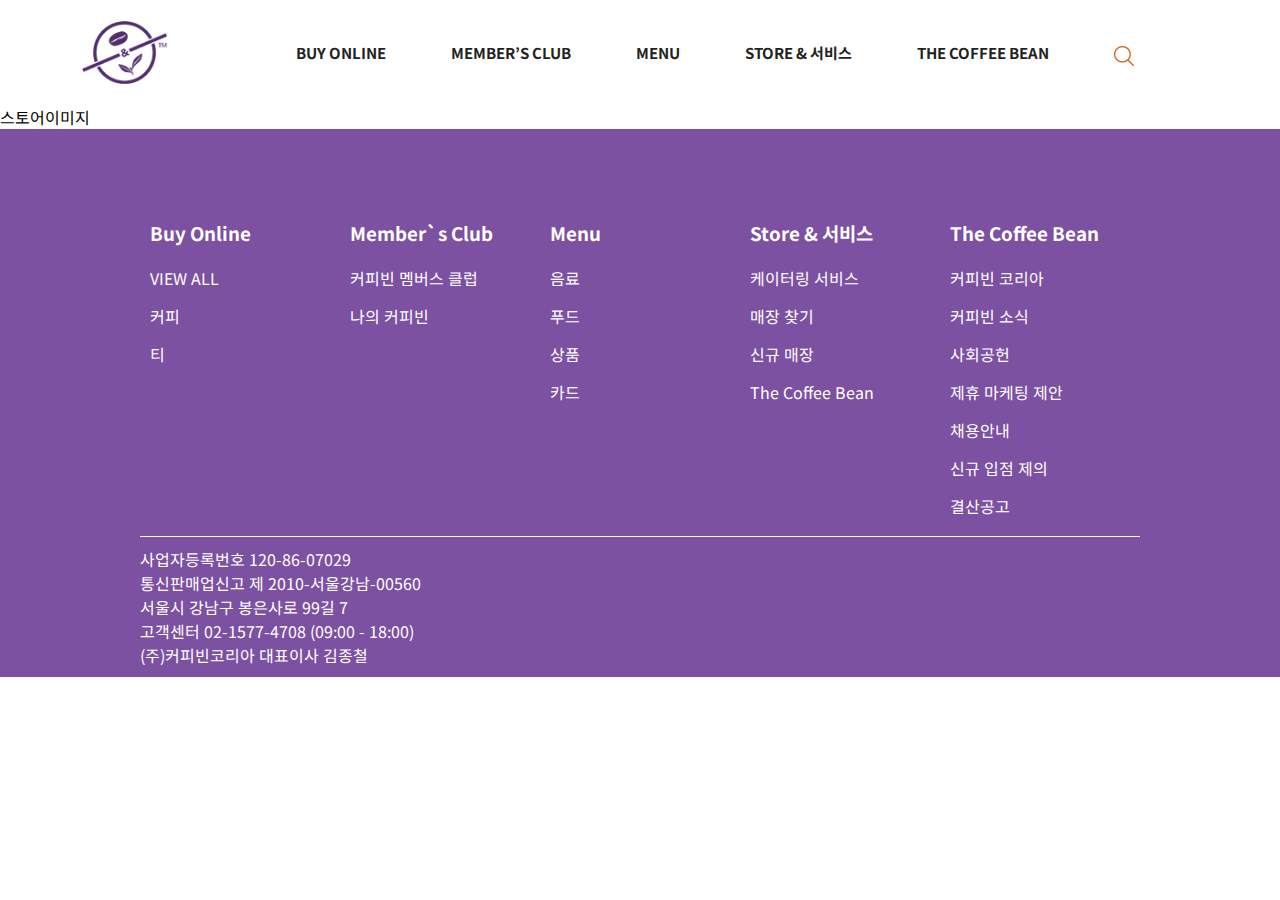
<file: store.html>
<!DOCTYPE html>
<html lang="en">
<head>
    <meta charset="UTF-8">
    <meta name="viewport" content="width=device-width, initial-scale=1.0">
    <title>커피빈 공식 웹사이트</title>
    <link rel="stylesheet" href="./css/reset.css">
    <link rel="stylesheet" href="./css/style.css">
    <link rel="stylesheet" href="https://unpkg.com/aos@next/dist/aos.css" /> 
    <link rel="stylesheet" href="https://cdn.jsdelivr.net/npm/swiper@11/swiper-bundle.min.css" />


    
    <script src="./js/jquery-1.12.4.js" defer></script>
    <script src="https://unpkg.com/aos@next/dist/aos.js"></script> 

    <script src="https://cdn.jsdelivr.net/npm/swiper@11/swiper-bundle.min.js"></script>

    <script src="./js/fullpage.js" defer></script>
    <script src="./js/script.js" defer></script>
</head>
<body>
    <div id="wrap">
        <div class="header">
            <h1 class="logo">
                <a href="index.html"><img src="./img/logo_93_69.png" alt=""></a></h1>
            <ul>
                <li class="buy"><a href="buy.html">BUY ONLINE</a></li>
                <li class="member"><a href="members.html">MEMBER’S CLUB</a></li>
                <li class="menu"><a href="menu.html">MENU</a></li>
                <li class="store"><a href="store.html">STORE & 서비스</a></li>
                <li class="the_coffee"><a href="about.html">THE COFFEE BEAN</a></li>
            </ul>
            <div class="search">
                <img src="./img/ico_search 1.png" alt="">
            </div>
         <!-- 모바일 -->
            <li>
                <a class="menu-btn-mobile">
                    <span></span><span></span><span></span>
                    </a>      
            </li>
        </div>

        <div class="menu-box-mobile">
            <ul>
                <li class="buy"><a href="buy.html">BUY ONLINE</a></li>
                <li class="member"><a href="members.html">MEMBER’S CLUB</a></li>
                <li class="menu"><a href="menu.html">MENU</a></li>
                <li class="store"><a href="store.html">STORE & 서비스</a></li>
                <li class="the_coffee"><a href="about.html">THE COFFEE BEAN</a></li>
            </ul>
            <div class="dimmed"></div>
        </div>
            
        
        
        <!--본문내용-->
        <div>
            스토어이미지
        </div>
        <!--//본문내용-->

        <footer>
            <div class="ff">
                <div class="f_in">
                    <h3>Buy Online</h3>
                    <ul>
                        <li>VIEW ALL</li>
                        <li>커피</li>
                        <li>티</li>
                    </ul>
                </div>
                <div class="f_in">
                    <h3>Member`s Club</h3>
                    <ul>
                        <li><a href="none"></a>커피빈 멤버스 클럽</li>
                        <li><a href="none"></a>나의 커피빈</li>
                    </ul>
                </div>
                <div class="f_in">
                    <h3>Menu</h3>
                    <ul>
                        <li><a href="#none"></a>음료</li>
                        <li><a href="#none"></a>푸드</li>
                        <li><a href="#none"></a>상품</li>
                        <li><a href="#none"></a>카드</li>
                    </ul>
                </div>
                <div class="f_in">
                    <h3>Store & 서비스</h3>
                    <ul>
                        <li><a href="#none"></a>케이터링 서비스 </li>
                        <li><a href="#none"></a>매장 찾기</li>
                        <li><a href="#none"></a>신규 매장</li>
                        <li><a href="#none"></a>The Coffee Bean</li>
                    </ul>
                </div>
                <div class="f_in">
                    <h3>The Coffee Bean</h3>
                    <ul>
                        <li><a href="#none"></a>커피빈 코리아</li>
                        <li><a href="#none"></a>커피빈 소식</li>
                        <li><a href="#none"></a>사회공헌</li>
                        <li><a href="#none"></a>제휴 마케팅 제안</li>
                        <li><a href="#none"></a>채용안내</li>
                        <li><a href="#none"></a>신규 입점 제의</li>
                        <li><a href="#none"></a>결산공고</li>
                    </ul>
                </div>
            </div>
            <div class="f_in2">
                <div class="f_dis">
                    <div class="f-box">
                        <p>사업자등록번호 120-86-07029</p>
                        <p> 통신판매업신고 제 2010-서울강남-00560</p>
                    </div>
                    <div class="f-box">
                        <p>서울시 강남구 봉은사로 99길 7</p>
                        <p>고객센터 02-1577-4708 (09:00 - 18:00)</p>
                    </div>
                    <div class="f-box">
                        <p>(주)커피빈코리아 대표이사 김종철</p>
                    </div>
                </div>
            </div>
        </footer>
    </div>
</body>
</html>

<script> 
    // 4.스크립트로 aos 실행시키기
    AOS.init(); 
</script>
</file>
<file: css/style.css>
@charset "utf-8";
.menu-btn{
    display: none;
}
.menu-box-mobile, .box2_n_m{
    display: none;
}
body{
    font-family: 'Noto Sans KR', sans-serif;
}

.header{
    top: 0;
    left: 0;
    width: 100%;
    height: 80%;
    padding: 15px 0;
    font-size: 20px;
    display: flex;
    justify-content: center;
    align-items: center;
    color: #222222;
    background-color: #fff;
    font-weight: 700;
}
.logo{
    width:85px;
    display: flex;
    justify-content: center;
    margin-right: 129px;
    cursor: pointer;
}
.header .logo a img{
    object-fit: contain;
}

.header ul{
    display: flex;   
}
.header li:hover{
    color:rgb(172, 108, 75);
    transition: 0.3s;
}
.header li{
    font-size:15px;
    margin-right: 65px;
    cursor: pointer;
}

.search{
    width: 20px;
    height: 20px;
    cursor: pointer;
}

.banner{
    background: url(../img/[홈페이지]-홀리데이음료_메인상단.jpg);
    background-size: cover;
    box-sizing: border-box;
    padding-bottom: 36.842%;
}

.insta{
    width: 30px;
    height: 30px;
    margin-right :10px;
    cursor: pointer;
    
}
.insta_box{
    font-size: 20px;
    display: flex;
    color: #fff;
    justify-content: end;
    padding: 12px;
    height: 55px;
    background-color: black;
}

.what_menu{
    background-color: #7C51A1;
    /*height: 939px;*/
    padding: 55px 0;
    overflow: hidden;
}
.what_menu .slide img{
    /* width: 411px; */
    height: 436px;

}
.swiper-button-lock{
    display: block !important;
}
.purple_order{
    height: 329px;
    background-color: #D9AE81;
}


.box1, .box2{
    height: 751px;
}
.box1{
    background-color:#fff;
    font-weight: 600;
}

.box1 .box-img,
.box2 .box-img{
    width: 655px;
    height: 497px;
}



.box2{
    background-color: #D9AE81;
}

.box2 .box-img2{
    width: 655px;
    height: 497px;
}

.what_menu h2{
    margin-bottom: 58px;
    text-align: center;
    font-size: 36px;
    color: #fff;
}

/* .what_menu .slide_wrap{
    display: flex;
    justify-content: center;
} */

.swiper{
    width: 1600px !important;
    /* padding: 0 50px !important; */
}

.what_menu .slide_wrap img{
    margin-right: 48px;
}
.what_menu .slide_wrap img:nth-child(3){
    margin-left: -48px;
}

.what_menu .slide_wrap p{
    text-align: center;
    margin-top: 20px;
    color: #fff;
    margin-right: 48px;
}
.what_menu .slide_wrap .span{
    width: 100px;
    height: 100px;
    background-color: #fff;
}

/* ------------------------------- */
/* 퍼플오더 */

.purple_order{
    display: flex;
    align-items: flex-end;
    justify-content: center;
}
.purple_order .po{
    width: 293px;
    height: 296px;
}

.purple_order .po-txt{
    display: flex;
    flex-direction: column;
    justify-content: center;
    height: 100%;
}
.purple_order .po-txt-inner2{
    display: flex;
}

.purple_order .po-txt p{
    color: #fff;
    font-size: 28px;
}
.purple_order .po-txt h3{
    font-size: 35px;
    color: #7C51A1;
}

.purple_order .po-txt .txt{
    display: flex;
}
.purple_order .po-txt .txt p{
    margin-top: 9px;
}

/* ------------------------------- */
/* 박스 1, 3번째 */

.box_new1{display: block; width:100%; position:relative; font-weight: 600;}
.box_new1 .box_wrap{width:1200px; margin: 0 auto; padding:55px 0; border:0px blue solid; display: flex; flex-direction: row;}
.box_new1 .box_wrap div{border:0px red solid;}
.box_new1 .box_wrap .image_area{width: 40%; margin:0 50px 0 0;}
.box_new1 .info_areas{margin: 100px 0px}



.box-txt1 span{
    font-size: 20px;
    color: #7C51A1;
    /* margin-bottom: 17.67px; */
    margin-bottom: 20.4px;
    line-height: 0.9;
    display: block;
}
.box-txt1 h2{
    font-size: 40px;
    color: #7C51A1;
}

.box-txt1 .title{
    font-size:20px; 
    font-weight: 600; 
    color:#7C51A1;
}
.box-txt1 .desc{
    letter-spacing: -0.03em;
}

.box-txt1 span:nth-child(1){
    margin-bottom: 16px;
}
.box-txt1 p{
    margin-bottom: 52px;
}

/* .box-txt1 button{
    margin-top: 56.78px;
} */



.box2_n{
    display: block;
    width: 100%;
    position: relative;
    background-color: #b7aca3;
}

.box2_n .box_wrap .info_area{
    margin: 100px 0 0 100px;
}
.box2_n .box_wrap{
    display: flex;
    width: 1200px;
    margin: 0 auto;
    padding: 55px 0;
    /* border: 1px red solid; */
}
.box2_n .box_wrap .image_area{
    width: 40%;
    margin: 0 0 0 50px;
}
.box2_n p{
    margin-bottom: 52px;
    color: #fff;
    margin-bottom: 52px;
}
.box-txt2 .title{
    font-size:20px; 
    font-weight: 600; 
    color:#7C51A1;
}


/* 박스 2번째 */
/* ----------------------------------- */

.box-box2{
    display: flex;
    align-items: center;
    margin-left: 295px;
    margin-right: 281px;
    padding-top: 127px;
}

.box2 .box-box2 .box-box1 img{
    width: 655px;
    height: 497px;
    margin-left: 142px;
}
.box2 .box-box2{
    margin-right: 80px;
}
.box-txt2 span{
    font-size: 20px;
    font-weight: 600;
    color: #7C51A1;
    margin-bottom: 17.67px;
    margin-bottom: 20.4px;
    line-height: 0.9;
    display: block;
}

.box2_n .title{
    font-size:20px; 
    font-weight: 600; 
    color:#7C51A1;
    margin-left: 285px;
}


.box-txt2 h2{
    font-size: 40px;
    color: #7C51A1;
}

.box-txt2 h1:nth-child(1){
    margin-bottom: 16px;
}
.box-txt2 p{
    margin-bottom: 52px;
    color: #fff;
    margin-bottom: 52px;
}
.box-box .box-txt2 {
    width: 537px;
    height: 457.86px;
    margin-left: 152px;
}



/* 배너2 */

.banner2{
    /*height: 540px;*/
}
.banner2.bg_fullwidth{
    background: url('../img/bg_fullwidth_1.png') center center;
    background-size: cover;
    display: block;
}
.banner2.bg_fullwidth .banner_title{font-size:40px; color:#fff; font-weight: 800; padding:20px 0; letter-spacing: -0.03em;}
.banner2.bg_fullwidth .banner_desc{font-size:20px; color:#666; letter-spacing: -0.03em;}
.banner2.bg_fullwidth .wrap{width:1200px; margin:0 auto; padding:200px 0;}
.banner2.bg_fullwidth .wrap .el_bar{width:80px; margin:0 0 0px 0; height:2px; background-color: #7C51A1;}


/* 배너3 */

.banner3{
    background: url(../img/Rectangle24.png) center center;
    background-size: cover;
    display: block;
    width:100%;
    position: relative;
}
.banner3 .bannerco{
    display: block;
    width:1200px;
    margin:0 auto;
    padding: 60px 0px 10px;
}
.banner3 .bannerco .dimmed{
    width:100%;
    height:100%;
    display: block;
    background: rgba(0,0,0, 0.6);
    position: absolute;
    top:0;
    left:0;
    z-index: 1;
}
.banner3 .bannerco > div{
    display: inline-block;
    vertical-align: text-top;
}

.banner3 h2{
    font-size: 40px;
    color: #fff;
}
.banner3 .txt2{
    padding: 0 0 40px 0;
}

.banner3 .bannerco .banner3_img{
    width: 30%;
    position: relative;
    z-index: 2;

}
.banner3 .bannerco .banner-txt1{
    width: 60%;
    height: 413px;
    margin-left: 100px;
    color: #fff;
    margin-top: 40px;
}
.banner3 .bannerco .banner-txt1 .txt{
    position: relative;
    z-index: 2;
}



/* 배너4 */

.banner4 .banner4-box .dimmed{
    width: 100%;
    height: 100%;
    display: none;
    background: rgba(0,0,0, 0.8);
    position: absolute;
    top: 0;
    left: 0;
    z-index: 1;
}

.banner4{
    background: url(../img/Rectangle\ 25.png) center center no-repeat;
    background-size: cover;
    height: 484px;
}
.banner4 .banner4-box{
    display: block;
    width: 1200px;
    margin: 0 auto;
    padding: 120px 0px;
}

.banner4 .banner4-txt {
    display: flex;
    justify-content: left;
}

.banner4 .banner-bor{
    width: 150px;
    border-bottom: 1px solid #fff;
}

.banner4 .banner4-txt h1{
    display: flex;
    text-align: left;
    font-size: 48px;
    color: #fff;
    margin-bottom: 48px;
}

.banner4 .banner4-txt2 p{
    font-size: 16px;
    color: #fff;
}



/* 푸터 */

footer{
    /* height: 593px; */
    background-color: #7C51A1;
    color: #fff;
    font-size: 16px;
}

footer .ff{
    width: 1200px;
    margin: 0 auto;
    padding: 90px 0px;
    display: flex;
    border-bottom: 1px solid #fff;
}

footer .ff .f_in{
    height: 227px;
    width: 268.5px;
    margin-left: 10px;
    cursor: pointer;
}
footer .ff .f_in h3{
    margin-bottom: 20px;
}


footer .ff .f_in li{
    margin-bottom: 14px;
}

footer .f_in2{
    width: 1200px;
    margin: 0 auto;
    padding: 10px 0px;
}

footer .ff .f_in2{
    display: flex;
    
}

footer .ff .f_in .f_dis{
    display: flex;
    justify-content: center;
}



/* --------------------------------- */
/* btn */
.detail-btn{
    font-size: 13px;
    font-weight: 400;
    color: #7c51a1;
    /*
    width: 184px;
    height: 46px;
    */
    padding: 10px 30px;
    border: 1px solid #7c51a1;
    border-radius: 0px;
    background: transparent;
    cursor: pointer;
    transition: 0.2s;
}
.detail-btn:hover{
    background-color: #7C51A1;
    color: #fff;
}


/* 1500이하 */
@media screen and (max-width:1500px){

    .swiper-mySwiper{

    }
    /* .box_new1 .box_wrap .image_area {
        width: 30%;
        margin: 0px 50px 0 150px;
    } */

    .box-txt1 h2 {
    font-size: 35px;}

    .box_new1 .box_wrap .image_area {
        width: 35%;
        margin: 0 50px 0 50px;
    }

    .box2_n .box_wrap .image_area {
        width: 35%;
        margin: 0px 50px 0 0;
    }
    .box2_n h2 {
    font-size: 35px;}
    .box2_n .title {
        margin-left: 0;
    }
    .box2_n .box_wrap .info_area {
        margin: 100px 40px 0px 100px;
    }

    .banner3 .bannerco .banner3_img {
        margin-left: 48px;
    }
    .banner3 .bannerco .banner-txt1 {
        margin-left: 50px;
    }
    

}
/* 1300이하배너 */
@media screen and (max-width:1300px){

    .banner2.bg_fullwidth .wrap{
        width: 900px;
        margin: 0 auto;
        padding: 200px 0;
    }

    .banner3 .bannerco .banner-txt1 .txt {
        position: absolute;
        padding: 0 50px 0 0;
    }

    .banner4-txt{
        position: static;
        margin: 0 42px;
    }
    .banner4 .banner4-box .banner4-txt2{
        position: absolute;
        margin: 0px 42px;
        /* 포지션앱솔루트사용 X 하고 수정하기 */
    }
    .banner4 .banner4-txt h1 {
        font-size: 42px;
        margin-bottom: 35px;
    }

    footer{
        /* height: 593px; */
        background-color: #7C51A1;
        color: #fff;
        font-size: 16px;
    }
    
    footer .ff{
        width: 1000px;
        margin: 0 auto;
        padding: 90px 0px;
        display: flex;
        border-bottom: 1px solid #fff;
    }
    
    footer .ff .f_in{
        height: 227px;
        width: 268.5px;
        margin-left: 10px;
        cursor: pointer;
    }
    footer .ff .f_in h3{
        margin-bottom: 20px;
    }
    
    
    footer .ff .f_in li{
        margin-bottom: 14px;
    }
    
    footer .f_in2{
        width: 1000px;
        margin: 0 auto;
        padding: 10px 0px;
    }
    
    footer .ff .f_in2{
        display: flex;
        
    }
    
    footer .ff .f_in .f_dis{
        display: flex;
        justify-content: center;
    }
    

    
}


/* 1200이하 */
@media screen and (max-width:1200px){

    .header li{
        margin: 24px;
        font-size: 14px
    }
    .logo{
        margin-right: 60px;
    }
    .insta {
        width: 23px;
        height: 23px;
        margin-right: 5px;
        cursor: pointer;
    }
    .insta_box{
        font-size: 15px;
        display: flex;
        color: #fff;
        justify-content: end;
        padding: 7px;
        height: 35px;
        background-color: black;
    }

    /* .box_new1 .box_wrap .image_area {
        width: 30%;
        margin: 0px 50px 0 100px;
    } */
    .box-txt1 h2 {
    font-size: 25px;
    }
    .box-txt1 .title {
        font-size: 17px;
    }

    .box2_n .box_wrap .image_area {
        width: 30%;
        margin: 0px 50px 0 0;
    }
    .box2_n h2 {
    font-size: 30px;}
    .box2_n .title {
        margin-left: 0;
    }
    .box2_n .box_wrap .info_area {
        margin: 100px 40px 0px 100px;
    }
    

}

/* 1050이하 */
@media screen and (max-width:1050px){
    body{
        overflow-x: hidden;
    }

    .wrap{
        width: 44px;
    }
    .header{
        justify-content: space-between;
        padding-left: 25px;
        padding-right: 40px;
    }
    .header ul, .search{
        display: none;
    }
    .header li{
        margin-right: 0px;
    }
    .header .logo{
        width: 10%;
        margin-right: 0;
    }
    .menu-btn-mobile{
        display: block;
        position: relative;
        width: 25px;
        height: 14px;
    }

    .menu-btn-mobile span{
        position: absolute;
        width: 100%;
        height: 2px;
        background-color: #7C51A1;
        cursor: pointer;
       
    }
     .menu-btn-mobile span:nth-child(2){
        top: 50%;
    }
    .menu-btn-mobile span:nth-child(3){
        top: 100%;
    }
    .menu-btn-mobile span :active{

    }
    
    .menu-box-mobile{
        display: block;
        background-color: rgb(255, 255, 255);
        opacity: 80%;
        width: 300px;
        height: 1000px;
        margin-left: 200px;
        z-index: 1;
        position: absolute;
        right: -300px;
        transition: 0.3s;
    }
    .menu-box-mobile.on{
        right: 0;
    }
    .menu-box-mobile a{
        padding: 20px;
        font-weight: 600;
        color: #222222;
        border-bottom: #7C51A1 solid 2px;
        z-index: 999;
    }

    .banner{
        position: relative;
        background-image: url(../img/메인상단_모바일.jpg);
        background-size: 100%;
        background-repeat: no-repeat;
        padding-bottom: 100%;
    }



    .what_menu .slide img {
        background-size: 200px;
        padding: 65px;
        margin: 0 10%;
    }

    .insta_box{
        display: none;
    }
    /* .box_new1 .box_wrap .image_area {
        width: 30%;
        margin: 0px 50px 0 90px;
    } */
    .banner2.bg_fullwidth .wrap{
        width: 650px;
    }

    .banner4-txt{
        position: static;
        margin: 0 42px;
    }
    .banner4 .banner4-box .banner4-txt2{
        position: absolute;
        margin: 0px 42px;
        /* 포지션앱솔루트사용 X 하고 수정하기 */
    }
    .banner4 .banner4-txt h1 {
        font-size: 42px;
        margin-bottom: 35px;
    }
    .banner3_img {
        margin: 0px 62px;
    }
    .banner3 .bannerco .banner-txt1 .txt {
        position: absolute;
        z-index: 2;
        padding: 0;
    }
    .banner3 h2 {
        margin-top: 15px;
    }


    /* 수정!!!!!!!!!!!!!!!!!!!!! */
       /* .banner3 .txt2{
        font-size: 14px;
        padding: 0px 100px 40px 0px;
    } */
 
    .banner3 .bannerco .banner-txt1 {
        margin-left: 0px;
    }

    footer .ff, footer .f_in2{
        width: 800px;
    }
    footer .ff .f_in li {
        margin-bottom: 9px;
        font-size: 14px;
    }
}

/* 965이하 */
@media screen and (max-width:965px){
    body{
        overflow-x: hidden;
    }
    .wrap{
        width: 44px;
    }
    .header{
        justify-content: space-between;
        padding-left: 25px;
        padding-right: 40px;
    }
    .header ul, .search{
        display: none;
    }
    .header li{
        margin-right: 0px;
    }
    .header .logo{
        width: 10%;
        margin-right: 0;
    }
    .menu-btn-mobile{
        display: block;
        position: relative;
        width: 25px;
        height: 14px;
    }

    .menu-btn-mobile span{
        position: absolute;
        width: 100%;
        height: 2px;
        background-color: #7C51A1;
        cursor: pointer;
       
    }
     .menu-btn-mobile span:nth-child(2){
        top: 50%;
    }
    .menu-btn-mobile span:nth-child(3){
        top: 100%;
    }
    .menu-btn-mobile span :active{

    }
    
    .menu-box-mobile{
        display: block;
        background-color: rgb(255, 255, 255);
        opacity: 80%;
        width: 300px;
        height: 1000px;
        margin-left: 200px;
        z-index: 1;
        position: absolute;
        right: -300px;
        transition: 0.3s;
    }
    .menu-box-mobile.on{
        right: 0;
    }
    .menu-box-mobile a{
        padding: 20px;
        font-weight: 600;
        color: #222222;
        border-bottom: #7C51A1 solid 2px;
        z-index: 999;
    }

    .purple_order .po {
        width: 200px;
        height: 200px;
    }
    .purple_order .po-txt h3 {
        font-size: 31px;
        color: #7C51A1;
    }
    .purple_order .po-txt .txt p {
        margin-top: 4px;
    }
    /* .box_new1 .box_wrap .image_area {
        width: 30%;
        margin: 0px 50px 0 150px;
    } */
    .banner4-txt{
        position: static;
        margin: 0 42px;
    }
    .banner4 .banner4-box .banner4-txt2{
        position: absolute;
        margin: 0px 42px;
        /* 포지션앱솔루트사용 X 하고 수정하기 */
    }
    .banner4 .banner4-txt h1 {
        font-size: 42px;
        margin-bottom: 35px;
    }
    .banner3_img {
        margin: 0px 62px;
    }
    .banner3 .bannerco .banner-txt1 .txt {
        position: absolute;
        z-index: 2;
        padding: 0;
    }
    .banner3 h2 {
        margin-top: 15px;
    }

}

/* 900이하 */
@media screen and (max-width:900px){
    /* .banner3 .txt2, .banner3 .txt1 {
        font-size: 100%;
    }
  */

  .box_new1 .box_wrap{
        display: block;
    }
    .box_new1 .box_wrap .image_area {
        display: flex;
        align-items: center;
        position: relative;
        width: 350px;
        height: 350px;
    }

    .box2_n{
        display: none;
    }
   
    .box2_n_m{
        display: block;
    }
    
    footer .ff{
        display: none;
    }
    .box2_n_m{
        background-color: #b7aca3;
    }
    .box2_n_m .box_wrap{
        width: 1200px;
    }

    .box2_n_m .image_area{
        display: flex;
        align-items: center;
        position: relative;
        width: 350px;
        height: 350px;
    }
    .box2_m .box_wrap {
        display: block;
        margin: 0 auto;
        width: 120%;
    }
    .banner3 .bannerco .banner-txt1{
        display: flex;
        margin: 0;
        padding: 0;
    }

    .banner3 .bannerco .banner-txt1 .txt {
        position: absolute;
        z-index: 2;
    }
    .banner3_img {
        margin: 0px 62px;
    }
    .banner3 .bannerco .banner-txt1 .txt {
        position: absolute;
        z-index: 2;
        padding: 0;
    }
    .banner3 h2 {
        margin-top: 15px;
    }

}




/* 750이하 */
@media screen and (max-width:750px){
       body{
        overflow-x: hidden;
    }
    .wrap{
        width: 44px;
    }
    .header{
        justify-content: space-between;
        padding-left: 25px;
        padding-right: 40px;
    }
    .header ul, .search{
        display: none;
    }
    .header li{
        margin-right: 0px;
    }
    .header .logo{
        width: 10%;
        margin-right: 0;
    }
    .menu-btn-mobile{
        display: block;
        position: relative;
        width: 25px;
        height: 14px;
    }

    .menu-btn-mobile span{
        position: absolute;
        width: 100%;
        height: 2px;
        background-color: #7C51A1;
        cursor: pointer;
       
    }
     .menu-btn-mobile span:nth-child(2){
        top: 50%;
    }
    .menu-btn-mobile span:nth-child(3){
        top: 100%;
    }
    .menu-btn-mobile span :active{

    }
    
    .menu-box-mobile{
        display: block;
        background-color: rgb(255, 255, 255);
        opacity: 80%;
        width: 300px;
        height: 1000px;
        margin-left: 200px;
        z-index: 1;
        position: absolute;
        right: -300px;
        transition: 0.3s;
    }
    .menu-box-mobile.on{
        right: 0;
    }
    .menu-box-mobile a{
        padding: 20px;
        font-weight: 600;
        color: #222222;
        border-bottom: #7C51A1 solid 2px;
        z-index: 999;
    }

    .purple_order{
        height: 290px;
    }
    .purple_order .po-txt {
        height: 125%;
    }
    .purple_order .po-txt p{
        display: flex;
        font-size: 33px;
        z-index: 999;
    }
    .purple_order .po-txt h3{
        font-size: 35px;
        z-index: 999;
    }
    .purple_order .po-txt-inner2{
        display: none;
    }
    .purple_order .po{
        background-size: 10px;
        width: 128px;
        height: 128px;
        display: flex;
        align-items: center;
        position: absolute;
    
    }
    /* .box_new1 .box_wrap .image_area {
        width: 30%;
        margin: 0px 50px 0 150px;
    } */


    .box_new1{
        display: block; 
        width:100%; 
        position:relative;
    }
    .box_new1 .box_wrap .image_area {
        width: 35%;
        margin: 0 50px 0 120px;
    }

    .box_new1 .info_areas {
        margin: 40px 0px;
    }
    .box-txt1{
        margin: 0 120px;
    }
    .box-txt1 span{
        display: none;
    }
    .box-txt1 p {
        display: none;
    }
    .detail-btn{
        padding: 8px 8px;
        margin-top: -35px;
        margin-left: 350px;
        font-size: 11px;
        position: absolute;
    }
    .box2_n{
        display: none;
    }

    .box2_n_m{
        display: block;
        background-color: #b7aca3;
    }

    .box2_n_m .box_wrap div{
        display: flex;
        justify-content: center;
    }


    .box2_n_m .box_wrap{
        display: block;
        width: 340px;
        margin: 0 auto;
        padding: 55px 0;
    }

    .box2_n_m p, 
    .box2_n_m span{
        display: none;
    }
    .box2_n_m .box_wrap .image_area{
        display: flex;
        align-items: center;
        position: relative;
        width: 350px;
        height: 350px;
    }
    .box2_n_m h2{
        font-size: 15px;
        margin: 10px 0;
    }
    .box2_n_m .box_wrap .info_area, .box2_n .box_wrap .image_area{
        margin: 0;
    }
    .box2_n_m .box-txt2 h2{
        font-size: 25px;

    }
}

/* 670이하 */
@media screen and (max-width:670px){
    body{
        overflow-x: hidden;
    }

    .wrap{
        width: 44px;
    }
    .header{
        justify-content: space-between;
        padding-left: 16px;
        padding-right: 16px;
    }
    .header ul{
        display: none;
    }
    .header li{
        margin-right: 0px;
    }
    .header .logo{
        width: 10%;
        margin-right: 0;
    }
    .menu-btn-mobile{
        display: block;
        position: relative;
        width: 25px;
        height: 14px;
    }

    .menu-btn-mobile span{
        position: absolute;
        width: 100%;
        height: 2px;
        background-color: #7C51A1;
        cursor: pointer;
       
    }
     .menu-btn-mobile span:nth-child(2){
        top: 50%;
    }
    .menu-btn-mobile span:nth-child(3){
        top: 100%;
    }
    .menu-btn-mobile span :active{

    }
    


    .menu-box-mobile{
        display: block;
        background-color: rgb(255, 255, 255);
        opacity: 80%;
        width: 300px;
        height: 700px;
        margin-left: 200px;
        z-index: 1;
        position: absolute;
        right: -300px;
        transition: 0.3s;
    }
    .menu-box-mobile.on{
        right: 0;
    }
    .menu-box-mobile a{
        padding: 20px;
        font-weight: 600;
        color: #222222;
        border-bottom: #7C51A1 solid 2px;
        z-index: 999;
    }
    /* .menu-box-mobile .dimmed {
        width: 100%;
        height: 100%;
        display: block;
        background: rgba(0,0,0, 0.6);
        position: absolute;
        top: 0;
        left: 0;
    } */

    .search{
        display: none;
    }
    
    .insta_box{
        display: none;
    }
    .what_menu{

    }
    .what_menu .slide_wrap{
      
    }
    
    .what_menu .slide img{
        background-size: 200px;
       padding: 90px;
       margin-right: -48px;
    }
    .purple_order{
        height: 290px;
    }
    .purple_order .po-txt {
        height: 120%;
    }
    .purple_order .po-txt p{
        display: flex;
        font-size: 23px;
        z-index: 999;
    }
    .purple_order .po-txt h3{
        font-size: 23px;
        z-index: 999;
    }
    .purple_order .po-txt-inner2{
        display: none;
    }
    .purple_order .po{
        background-size: 10px;
        width: 120px;
        height: 120px;
        display: flex;
        align-items: center;
        position: absolute;
    
    }

    .box_new1 .box_wrap div{
        justify-content: center;
    }
    .box-txt1{
        margin: 0;
    }
    .box_new1 .box_wrap{
        display: block;
        width: 340px;
        margin: 0 auto;
        padding: 55px 0;
        
    }

    .what_menu h2 {
        margin-bottom: -25px;
    }
    .what_menu .slide img {
        background-size: 200px;
        padding: 65px;
        /* margin-right: -48px;
        margin-left: 50px; */
      
    }
    .box_new1 .box_wrap .image_area{
        display: flex;
        align-items: center;
        position: relative;
        width: 350px;
        height: 350px;
    }

    .what_menu .slide_wrap p {
        margin-top: -30px;
    }
    /* .box_new1 .box_wrap{
        width: 500px;
    } */

    .detail-btn{
        display: none;
    }
    .box_new1 p, .box_new1 span{
        display: none;
    }
    .box_new1 .info_areas{
        margin: 10px 0px;
        display: flex;
        align-items: center;
    }
    .box-txt1 h2{
        font-size: 15px;
        margin: 0 auto;
    }

    /* 2번째 */
    .box2_n{
        display: none;
    }

    .box2_n_m{
        display: block;
        background-color: #b7aca3;
    }

    .box2_n_m .box_wrap div{
        display: flex;
        justify-content: center;
    }


    .box2_n_m .box_wrap{
        display: block;
        width: 340px;
        margin: 0 auto;
        padding: 55px 0;
    }

    .box2_n_m p, 
    .box2_n_m span{
        display: none;
    }
    .box2_n_m .box_wrap .image_area{
        display: flex;
        align-items: center;
        position: relative;
        width: 350px;
        height: 350px;
    }
    .box2_n_m h2{
        font-size: 15px;
        margin: 10px 0;
    }
    .box2_n_m .box_wrap .info_area, .box2_n .box_wrap .image_area{
        margin: 0;
    }

    /* 3번째 */
    .box1 .box_box{
        display: block;
        width: 300px;
        margin: 0 auto;
        padding: 55px 0;
    }

    .box1 .box_box span{
        display: none;
    }
    .box1 .box_box .box-img{
        display: flex;
        align-items: center;
        position: relative;
        width: 300px;
        height: 300px;
    }
    .box1 h2{
        font-size: 15px;
        margin: 0 auto;
    }
    .box_new1 .box_wrap .image_area {
        margin: 0 50px 0 0px;
    }


    .banner2.bg_fullwidth .wrap h3{
        font-size: 45px;
        padding: 0 105px 8px;
    }
    .banner2.bg_fullwidth .wrap p{
        padding: 0 51px;
        font-size: 18px;
    }

    .banner-txt1 .txt {
        margin: 0 62px;
    }

     
    .banner4-txt{
        position: static;
        margin: 0 42px;
    }
    .banner4 .banner4-box .banner4-txt2{
        position: absolute;
        margin: 0px 42px;
        /* 포지션앱솔루트사용 X 하고 수정하기 */
    }
    .banner4 .banner4-txt h1 {
        font-size: 42px;
        margin-bottom: 35px;
    }

    footer .f_in2{
        padding: 30px;
    }
    footer p{
        margin: 10px;
    }
}


/* 모바일 */

@media screen and (max-width:500px)
{
    body{
        overflow-x: hidden;
    }

    .wrap{
        width: 44px;
    }
    .header{
        justify-content: space-between;
        padding-left: 16px;
        padding-right: 16px;
    }
    .header ul{
        display: none;
    }
    .header li{
        margin-right: 0px;
    }
    .header .logo{
        width: 10%;
        margin-right: 0;
    }
    .menu-btn-mobile{
        display: block;
        position: relative;
        width: 25px;
        height: 14px;
    }

    .menu-btn-mobile span{
        position: absolute;
        width: 100%;
        height: 2px;
        background-color: #7C51A1;
        cursor: pointer;
       
    }
     .menu-btn-mobile span:nth-child(2){
        top: 50%;
    }
    .menu-btn-mobile span:nth-child(3){
        top: 100%;
    }
    .menu-btn-mobile span :active{

    }
    


    .menu-box-mobile{
        display: block;
        background-color: rgb(255, 255, 255);
        opacity: 80%;
        width: 300px;
        height: 700px;
        margin-left: 200px;
        z-index: 1;
        position: absolute;
        right: -300px;
        transition: 0.3s;
    }
    .menu-box-mobile.on{
        right: 0;
    }
    .menu-box-mobile a{
        padding: 20px;
        font-weight: 600;
        color: #222222;
        border-bottom: #7C51A1 solid 2px;
        z-index: 999;
    }
    /* .menu-box-mobile .dimmed {
        width: 100%;
        height: 100%;
        display: block;
        background: rgba(0,0,0, 0.6);
        position: absolute;
        top: 0;
        left: 0;
    } */

    .search{
        display: none;
    }
    
    .banner .img1{
        display: none;
    }
    .banner{
        height: 475px;
        position: relative;
        background-image: url(../img/메인상단_모바일.jpg);
        background-size: 100%;
        background-repeat: no-repeat;
    }
    .insta_box{
        display: none;
    }
    .what_menu{

    }
    .what_menu .slide_wrap{
      
    }
    
    .what_menu .slide img{
        background-size: 200px;
       padding: 90px;
       margin-right: -48px;
    }
    .purple_order{
        height: 290px;
    }
    .purple_order .po-txt {
        height: 120%;
    }
    .purple_order .po-txt p{
        display: flex;
        font-size: 23px;
        z-index: 999;
    }
    .purple_order .po-txt h3{
        font-size: 23px;
        z-index: 999;
    }
    .purple_order .po-txt-inner2{
        display: none;
    }
    .purple_order .po{
        background-size: 10px;
        width: 120px;
        height: 120px;
        display: flex;
        align-items: center;
        position: absolute;
    
    }
    .box_new1 .box_wrap .image_area {
        width: 35%;
        margin: 0 50px 0 0px;
    }


 
    .box_new1 .box_wrap div{
        justify-content: center;
    }
    .box_new1 .box_wrap{
        display: block;
        width: 300px;
        margin: 0 auto;
        padding: 55px 0;
        
    }

    .what_menu h2 {
        margin-bottom: -25px;
    }
    .what_menu .slide img {
        background-size: 200px;
        padding: 65px;
        margin-right: -48px;
        margin-left: -12px;
    }
    .box_new1 .box_wrap .image_area{
        display: flex;
        align-items: center;
        position: relative;
        width: 300px;
        height: 300px;
    }

    .what_menu .slide_wrap p {
        margin-top: -30px;
    }
    /* .box_new1 .box_wrap{
        width: 500px;
    } */

    .detail-btn{
        display: none;
    }
    .box_new1 p, .box_new1 span{
        display: none;
    }
    .box_new1 .info_areas{
        margin: 10px 0px;
        display: flex;
        align-items: center;
    }
    .box-txt1 h2{
        font-size: 15px;
        margin: 0 auto;
    }

    /* 2번째 */
    .box2_n{
        display: none;
    }

    .box2_n_m{
        display: block;
        background-color: #b7aca3;
    }

    .box2_n_m .box_wrap div{
        display: flex;
        justify-content: center;
    }


    .box2_n_m .box_wrap{
        display: block;
        width: 300px;
        margin: 0 auto;
        padding: 55px 0;
    }

    .box2_n_m p, 
    .box2_n_m span{
        display: none;
    }
    .box2_n_m .box_wrap .image_area{
        display: flex;
        align-items: center;
        position: relative;
        width: 300px;
        height: 300px;
    }
    .box2_n_m h2{
        font-size: 15px;
        margin: 10px 0;
    }
    .box2_n_m .box_wrap .info_area, .box2_n .box_wrap .image_area{
        margin: 0;
    }

    /* 3번째 */
    .box1 .box_box{
        display: block;
        width: 300px;
        margin: 0 auto;
        padding: 55px 0;
    }

    .box1 .box_box span{
        display: none;
    }
    .box1 .box_box .box-img{
        display: flex;
        align-items: center;
        position: relative;
        width: 300px;
        height: 300px;
    }
    .box1 h2{
        font-size: 15px;
        margin: 0 auto;
    }


    .banner2.bg_fullwidth{
        background-image: url(../img/bannermbll.png);
        width: 500px;
    }
    .banner2.bg_fullwidth .wrap h3,
    .banner2.bg_fullwidth .wrap p{
        display: none;
    }

    .banner3 .bannerco .banner-txt1{
        display: flex;
        margin: 0;
        padding: 0;
    }

    .banner3 .bannerco .banner-txt1 .txt {
        position: absolute;
        z-index: 2;
        padding: 0;
    }
    
    
    .banner4-txt{
        position: static;
        margin: 0 42px;
    }
    .banner4 .banner4-box .banner4-txt2{
        position: absolute;
        margin: 0px 62px;
        /* 포지션앱솔루트사용 X 하고 수정하기 */
    }
    .banner4 .banner4-txt h1 {
        font-size: 42px;
        margin-bottom: 35px;
    }
    .banner3_img {
        margin: 0px 62px;
    }
    .banner3 h2 {
        margin-top: 15px;
    }
    .banner-txt1 .txt {
        margin: 0 62px;
    }

    footer .ff{
        display: none;
    }

    footer .f_in2{
        padding: 30px;
    }
    footer p{
        margin: 10px;
    }
}
</file>
